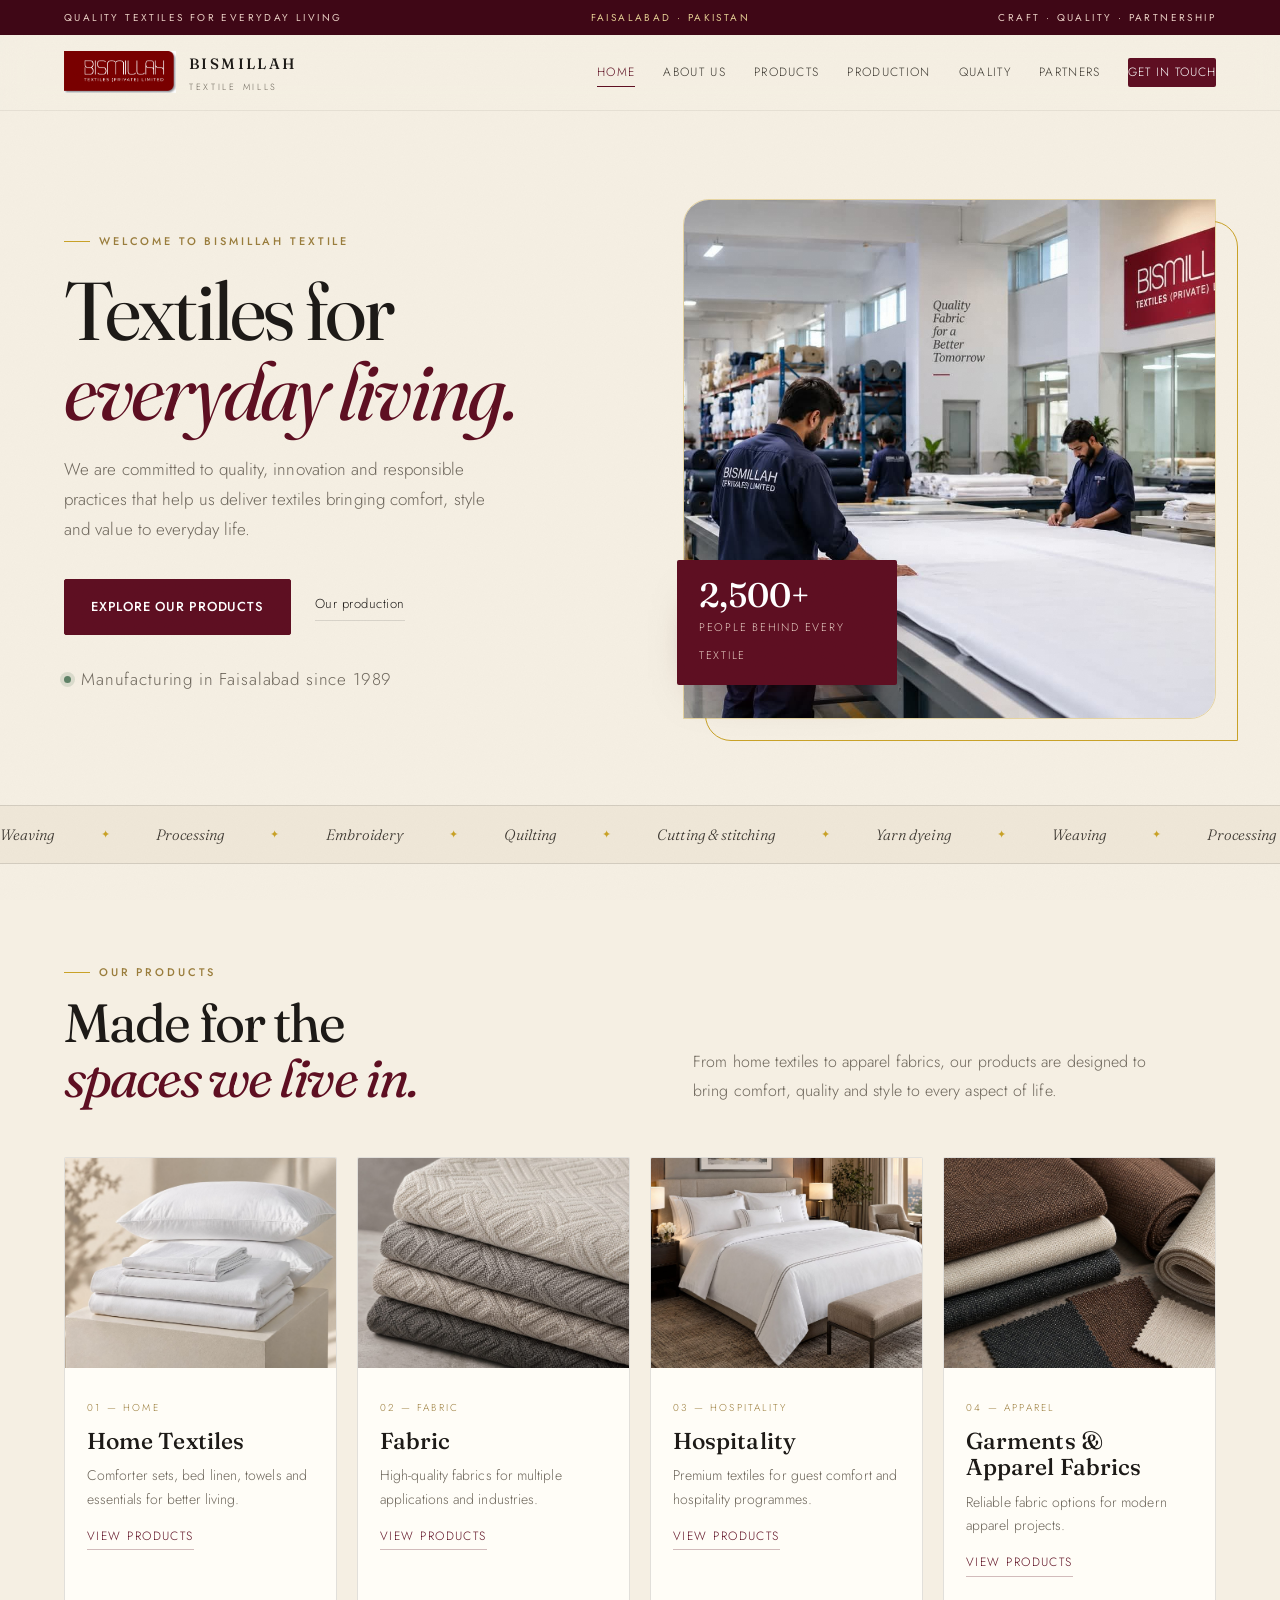
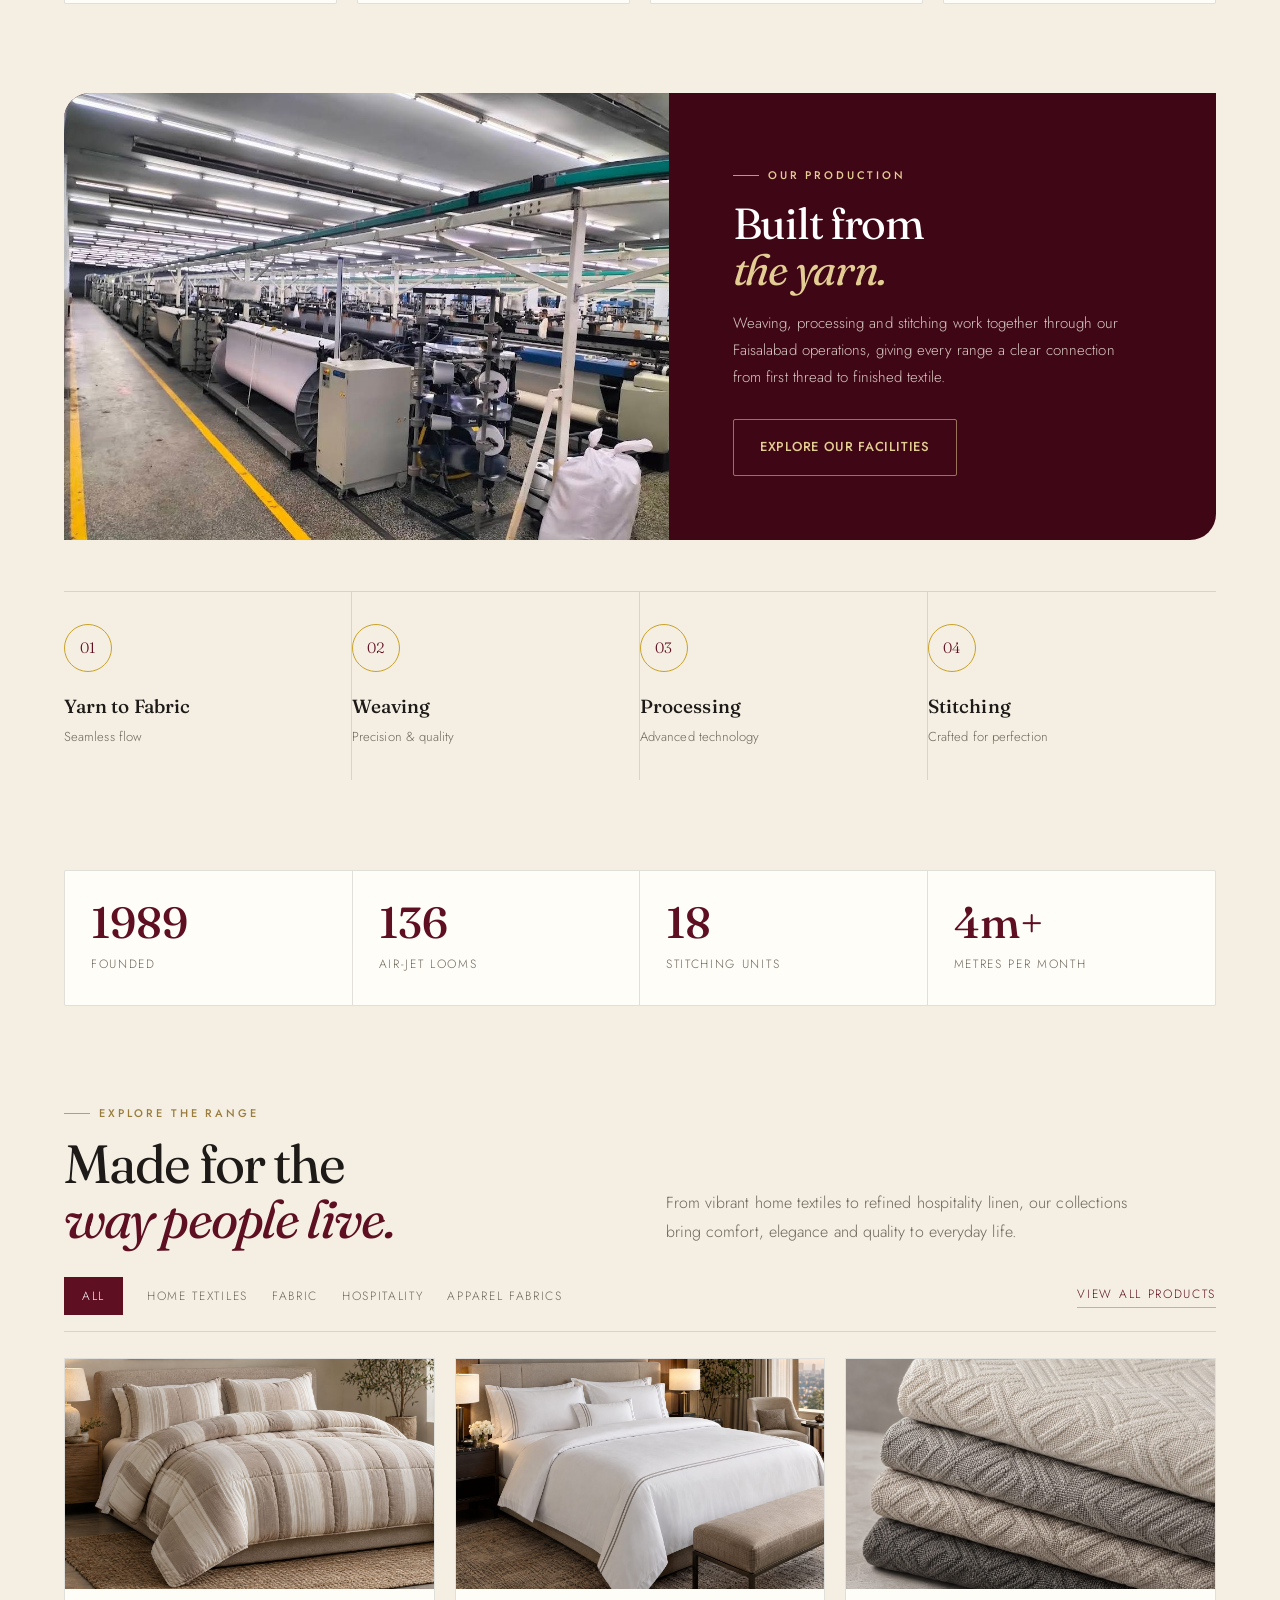
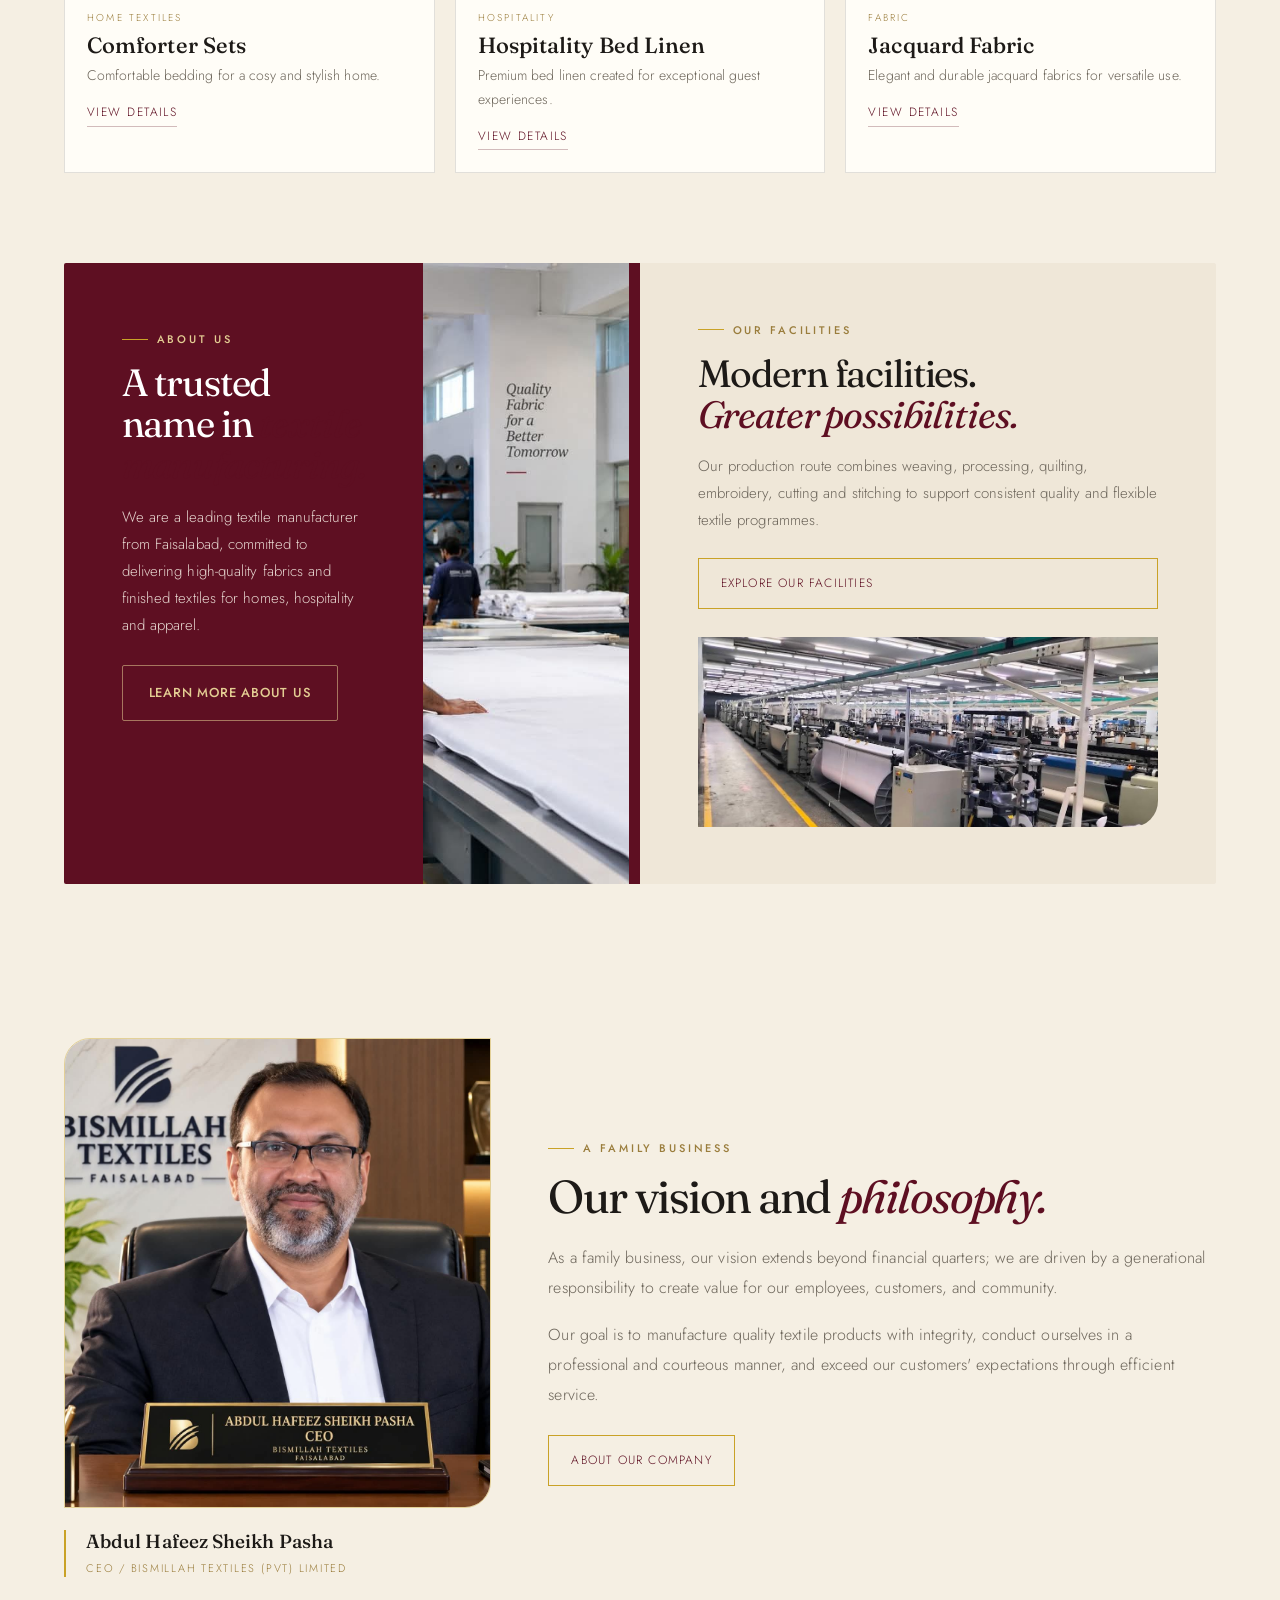
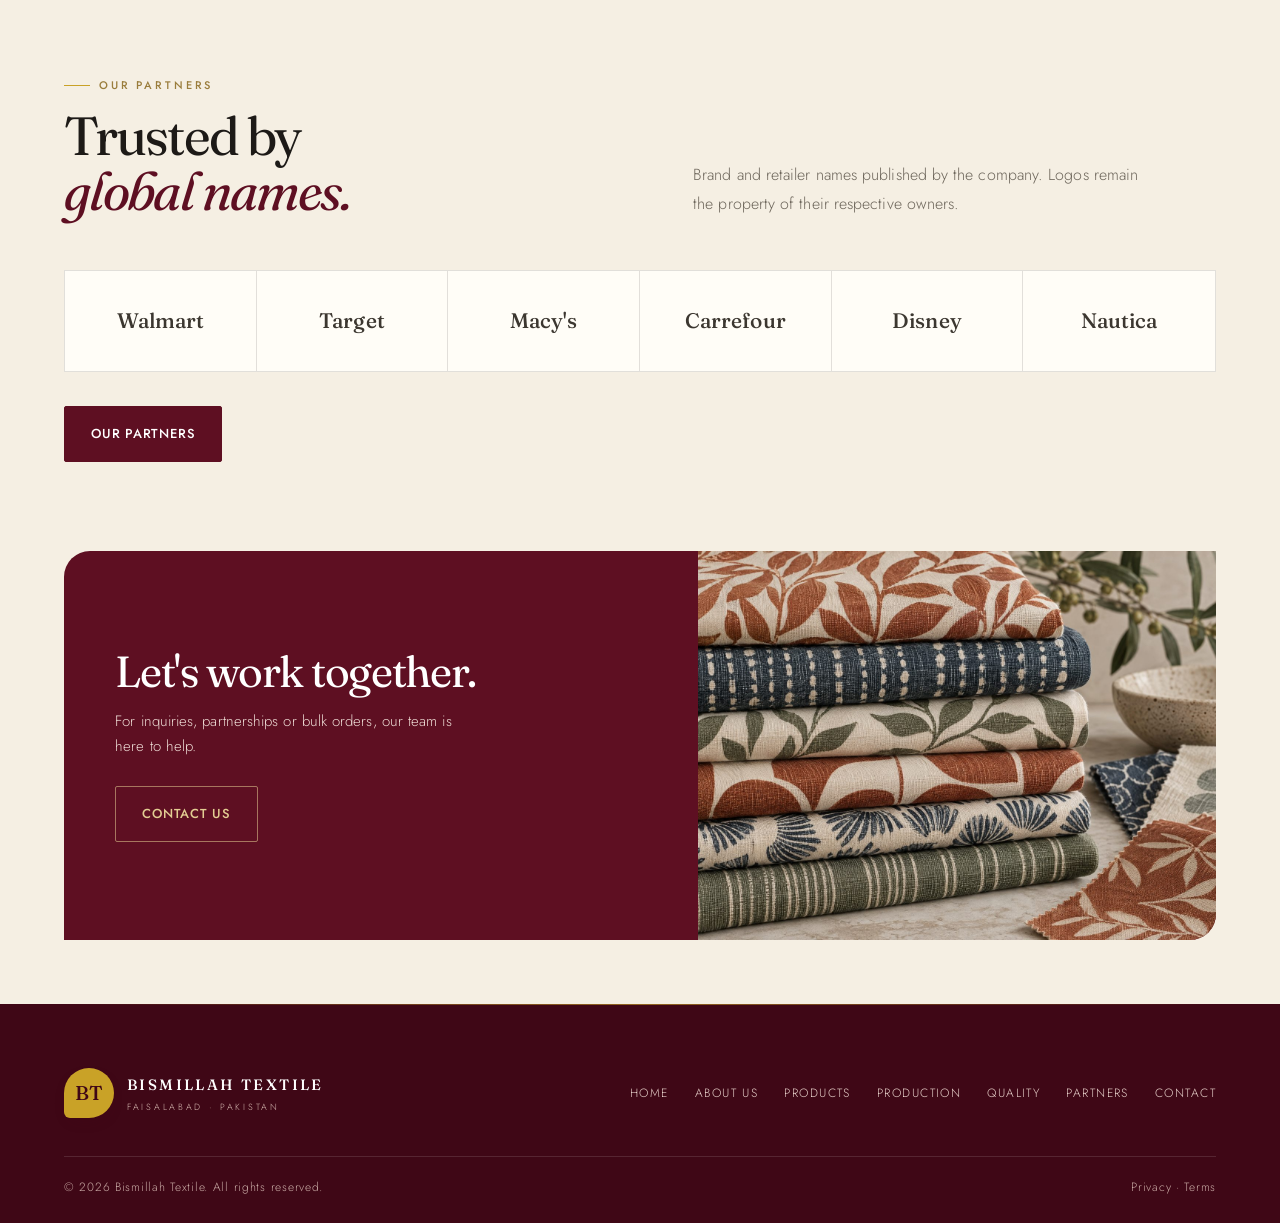
<file: index.html>
<!doctype html>
<html lang="en">
<head>
  <meta charset="utf-8">
  <meta name="viewport" content="width=device-width,initial-scale=1">
  <meta name="description" content="Bismillah Textile — quality textiles for everyday living, from Faisalabad, Pakistan.">
  <title>Home | Bismillah Textile</title>
  <link rel="stylesheet" href="styles.css">
  <link rel="icon" href="assets/favicon.svg">
  <script>document.documentElement.classList.add("js");addEventListener("load",function(){setTimeout(function(){if(!document.querySelector(".reveal.in"))document.querySelectorAll(".reveal").forEach(function(e){e.classList.add("in")})},1200)})</script>
</head>
<body>
  <div class="topbar"><span>Quality textiles for everyday living</span><span>Faisalabad · Pakistan</span><span>Craft · Quality · Partnership</span></div>
  <header class="header">
    <a class="brand" href="index.html"><img class="brand-logo" src="assets/brand-logo.png" alt="Bismillah Textiles logo"><span><b>BISMILLAH</b><small>TEXTILE MILLS</small></span></a>
    <button class="menu-toggle" aria-label="Open navigation" aria-expanded="false">☰</button>
    <nav class="nav"><a class="active" href="index.html">Home</a><a href="about.html">About Us</a><a href="products.html">Products</a><a href="manufacturing.html">Production</a><a href="quality.html">Quality</a><a href="partners.html">Partners</a><a href="contact.html" class="nav-cta">Get in touch</a></nav>
  </header>

  <main>
    <section class="hero container">
      <div class="hero-copy reveal">
        <span class="eyebrow">Welcome to Bismillah Textile</span>
        <h1>Textiles for<br><em>everyday living.</em></h1>
        <p>We are committed to quality, innovation and responsible practices that help us deliver textiles bringing comfort, style and value to everyday life.</p>
        <div class="button-row">
          <a class="button" href="products.html">Explore our products</a>
          <a class="underlink" href="manufacturing.html">Our production</a>
        </div>
        <p class="hero-note"><span class="dot"></span>Manufacturing in Faisalabad since 1989</p>
      </div>
      <figure class="hero-visual reveal">
        <img src="assets/about-team.jpg" alt="Bismillah textile production team in a factory">
        <figcaption class="hero-badge"><b>2,500+</b><span>People behind every textile</span></figcaption>
      </figure>
    </section>

    <div class="ticker" aria-hidden="true">
      <div class="ticker-track">
        <span>Weaving</span><span>Processing</span><span>Embroidery</span><span>Quilting</span><span>Cutting &amp; stitching</span><span>Yarn dyeing</span>
        <span>Weaving</span><span>Processing</span><span>Embroidery</span><span>Quilting</span><span>Cutting &amp; stitching</span><span>Yarn dyeing</span>
      </div>
    </div>

    <section class="section container">
      <div class="section-heading reveal">
        <div>
          <span class="eyebrow">Our products</span>
          <h2>Made for the<br><em>spaces we live in.</em></h2>
        </div>
        <p>From home textiles to apparel fabrics, our products are designed to bring comfort, quality and style to every aspect of life.</p>
      </div>
      <div class="cards four">
        <a class="product-card reveal" href="products.html#home"><img src="assets/products/sheet-sets.jpg" alt="Sheet sets"><div><span class="card-kicker">01 — Home</span><h3>Home Textiles</h3><p>Comforter sets, bed linen, towels and essentials for better living.</p><span class="card-link">View products</span></div></a>
        <a class="product-card reveal" href="products.html#fabric"><img src="assets/products/jacquard-fabric.jpg" alt="Jacquard fabric"><div><span class="card-kicker">02 — Fabric</span><h3>Fabric</h3><p>High-quality fabrics for multiple applications and industries.</p><span class="card-link">View products</span></div></a>
        <a class="product-card reveal" href="products.html#hospitality"><img src="assets/products/hospitality-bed-linen.jpg" alt="Hospitality bed linen"><div><span class="card-kicker">03 — Hospitality</span><h3>Hospitality</h3><p>Premium textiles for guest comfort and hospitality programmes.</p><span class="card-link">View products</span></div></a>
        <a class="product-card reveal" href="products.html#apparel"><img src="assets/products/apparel-fabrics-woven.jpg" alt="Woven apparel fabrics"><div><span class="card-kicker">04 — Apparel</span><h3>Garments &amp; Apparel Fabrics</h3><p>Reliable fabric options for modern apparel projects.</p><span class="card-link">View products</span></div></a>
      </div>
    </section>

    <section class="section container" style="padding-top:0">
      <div class="feature-band reveal">
        <div class="feature-art"><img src="assets/production-floor.jpg" alt="Textile machinery and fabric rolls"></div>
        <div class="feature-copy">
          <span class="eyebrow light">Our production</span>
          <h2>Built from<br><em>the yarn.</em></h2>
          <p>Weaving, processing and stitching work together through our Faisalabad operations, giving every range a clear connection from first thread to finished textile.</p>
          <a class="button button-light" href="manufacturing.html">Explore our facilities</a>
        </div>
      </div>
      <div class="process-grid">
        <div class="process-card"><span class="process-icon">01</span><b>Yarn to Fabric</b><small>Seamless flow</small></div>
        <div class="process-card"><span class="process-icon">02</span><b>Weaving</b><small>Precision &amp; quality</small></div>
        <div class="process-card"><span class="process-icon">03</span><b>Processing</b><small>Advanced technology</small></div>
        <div class="process-card"><span class="process-icon">04</span><b>Stitching</b><small>Crafted for perfection</small></div>
      </div>
    </section>

    <section class="section container" style="padding-top:0">
      <div class="stats reveal">
        <div><b>1989</b><span>Founded</span></div>
        <div><b>136</b><span>Air-jet looms</span></div>
        <div><b>18</b><span>Stitching units</span></div>
        <div><b>4m+</b><span>Metres per month</span></div>
      </div>
    </section>

    <section class="section container" style="padding-top:0">
      <div class="range-heading reveal">
        <div>
          <span class="eyebrow">Explore the range</span>
          <h2>Made for the<br><em>way people live.</em></h2>
        </div>
        <p>From vibrant home textiles to refined hospitality linen, our collections bring comfort, elegance and quality to everyday life.</p>
      </div>
      <div class="range-tabs">
        <a class="active" href="products.html">All</a>
        <a href="products.html#home">Home Textiles</a>
        <a href="products.html#fabric">Fabric</a>
        <a href="products.html#hospitality">Hospitality</a>
        <a href="products.html#apparel">Apparel Fabrics</a>
        <a class="range-all" href="products.html">View all products</a>
      </div>
      <div class="range-grid">
        <a class="range-card reveal" href="products.html#home"><img src="assets/products/comforter-sets.jpg" alt="Comforter sets"><small>Home textiles</small><h3>Comforter Sets</h3><p>Comfortable bedding for a cosy and stylish home.</p><span class="card-link">View details</span></a>
        <a class="range-card reveal" href="products.html#hospitality"><img src="assets/products/hospitality-bed-linen.jpg" alt="Hospitality bed linen"><small>Hospitality</small><h3>Hospitality Bed Linen</h3><p>Premium bed linen created for exceptional guest experiences.</p><span class="card-link">View details</span></a>
        <a class="range-card reveal" href="products.html#fabric"><img src="assets/products/jacquard-fabric.jpg" alt="Decorative textile fabric"><small>Fabric</small><h3>Jacquard Fabric</h3><p>Elegant and durable jacquard fabrics for versatile use.</p><span class="card-link">View details</span></a>
      </div>
    </section>

    <section class="section container" style="padding-top:0">
      <div class="split reveal">
        <div class="split-panel">
          <div>
            <span class="eyebrow light">About us</span>
            <h2>A trusted name in <em>textile manufacturing.</em></h2>
            <p>We are a leading textile manufacturer from Faisalabad, committed to delivering high-quality fabrics and finished textiles for homes, hospitality and apparel.</p>
            <a class="button button-light" href="partners.html" style="margin-top:26px">Learn more about us</a>
          </div>
          <img src="assets/about-team.jpg" alt="Bismillah textile manufacturing team">
        </div>
        <div class="facility-panel">
          <span class="eyebrow">Our facilities</span>
          <h2>Modern facilities.<br><em>Greater possibilities.</em></h2>
          <p>Our production route combines weaving, processing, quilting, embroidery, cutting and stitching to support consistent quality and flexible textile programmes.</p>
          <a class="outline-button" href="manufacturing.html">Explore our facilities</a>
          <img src="assets/production-floor.jpg" alt="Modern textile production facility">
        </div>
      </div>
    </section>

    <section class="section container" style="padding-top:0">
      <div class="leader">
        <figure class="leader-photo reveal">
          <img src="assets/owner-ceo.jpg" alt="Abdul Hafeez Sheikh Pasha, CEO of Bismillah Textiles">
          <figcaption>
            <b>Abdul Hafeez Sheikh Pasha</b>
            <span>CEO / Bismillah Textiles (PVT) Limited</span>
          </figcaption>
        </figure>
        <div class="leader-copy reveal">
          <span class="eyebrow">A family business</span>
          <h2>Our vision and <em>philosophy.</em></h2>
          <p>As a family business, our vision extends beyond financial quarters; we are driven by a generational responsibility to create value for our employees, customers, and community.</p>
          <p>Our goal is to manufacture quality textile products with integrity, conduct ourselves in a professional and courteous manner, and exceed our customers' expectations through efficient service.</p>
          <a class="outline-button" href="about.html" style="margin-top:26px">About our company</a>
        </div>
      </div>
    </section>

    <section class="section container" style="padding-top:0">
      <div class="section-heading reveal">
        <div>
          <span class="eyebrow">Our partners</span>
          <h2>Trusted by<br><em>global names.</em></h2>
        </div>
        <p>Brand and retailer names published by the company. Logos remain the property of their respective owners.</p>
      </div>
      <div class="partner-names reveal">
        <span>Walmart</span><span>Target</span><span>Macy's</span><span>Carrefour</span><span>Disney</span><span>Nautica</span>
      </div>
      <a class="button" href="partners.html" style="margin-top:34px">Our partners</a>
    </section>

    <section class="work-together container reveal">
      <div>
        <h2>Let's work together.</h2>
        <p>For inquiries, partnerships or bulk orders, our team is here to help.</p>
        <a class="button button-light" href="contact.html">Contact us</a>
      </div>
      <img src="assets/products/printed-fabric.jpg" alt="Textile fabrics ready for partnership projects">
    </section>
  </main>

  <footer class="footer">
    <div class="footer-main">
      <a class="brand" href="index.html"><span class="brandmark">BT</span><span><b>BISMILLAH TEXTILE</b><small>FAISALABAD · PAKISTAN</small></span></a>
      <nav class="footer-links"><a href="index.html">Home</a><a href="about.html">About Us</a><a href="products.html">Products</a><a href="manufacturing.html">Production</a><a href="quality.html">Quality</a><a href="partners.html">Partners</a><a href="contact.html">Contact</a></nav>
    </div>
    <div class="footer-bottom"><span>© 2026 Bismillah Textile. All rights reserved.</span><span>Privacy · Terms</span></div>
  </footer>
  <script src="script.js"></script>
</body>
</html>
</file>
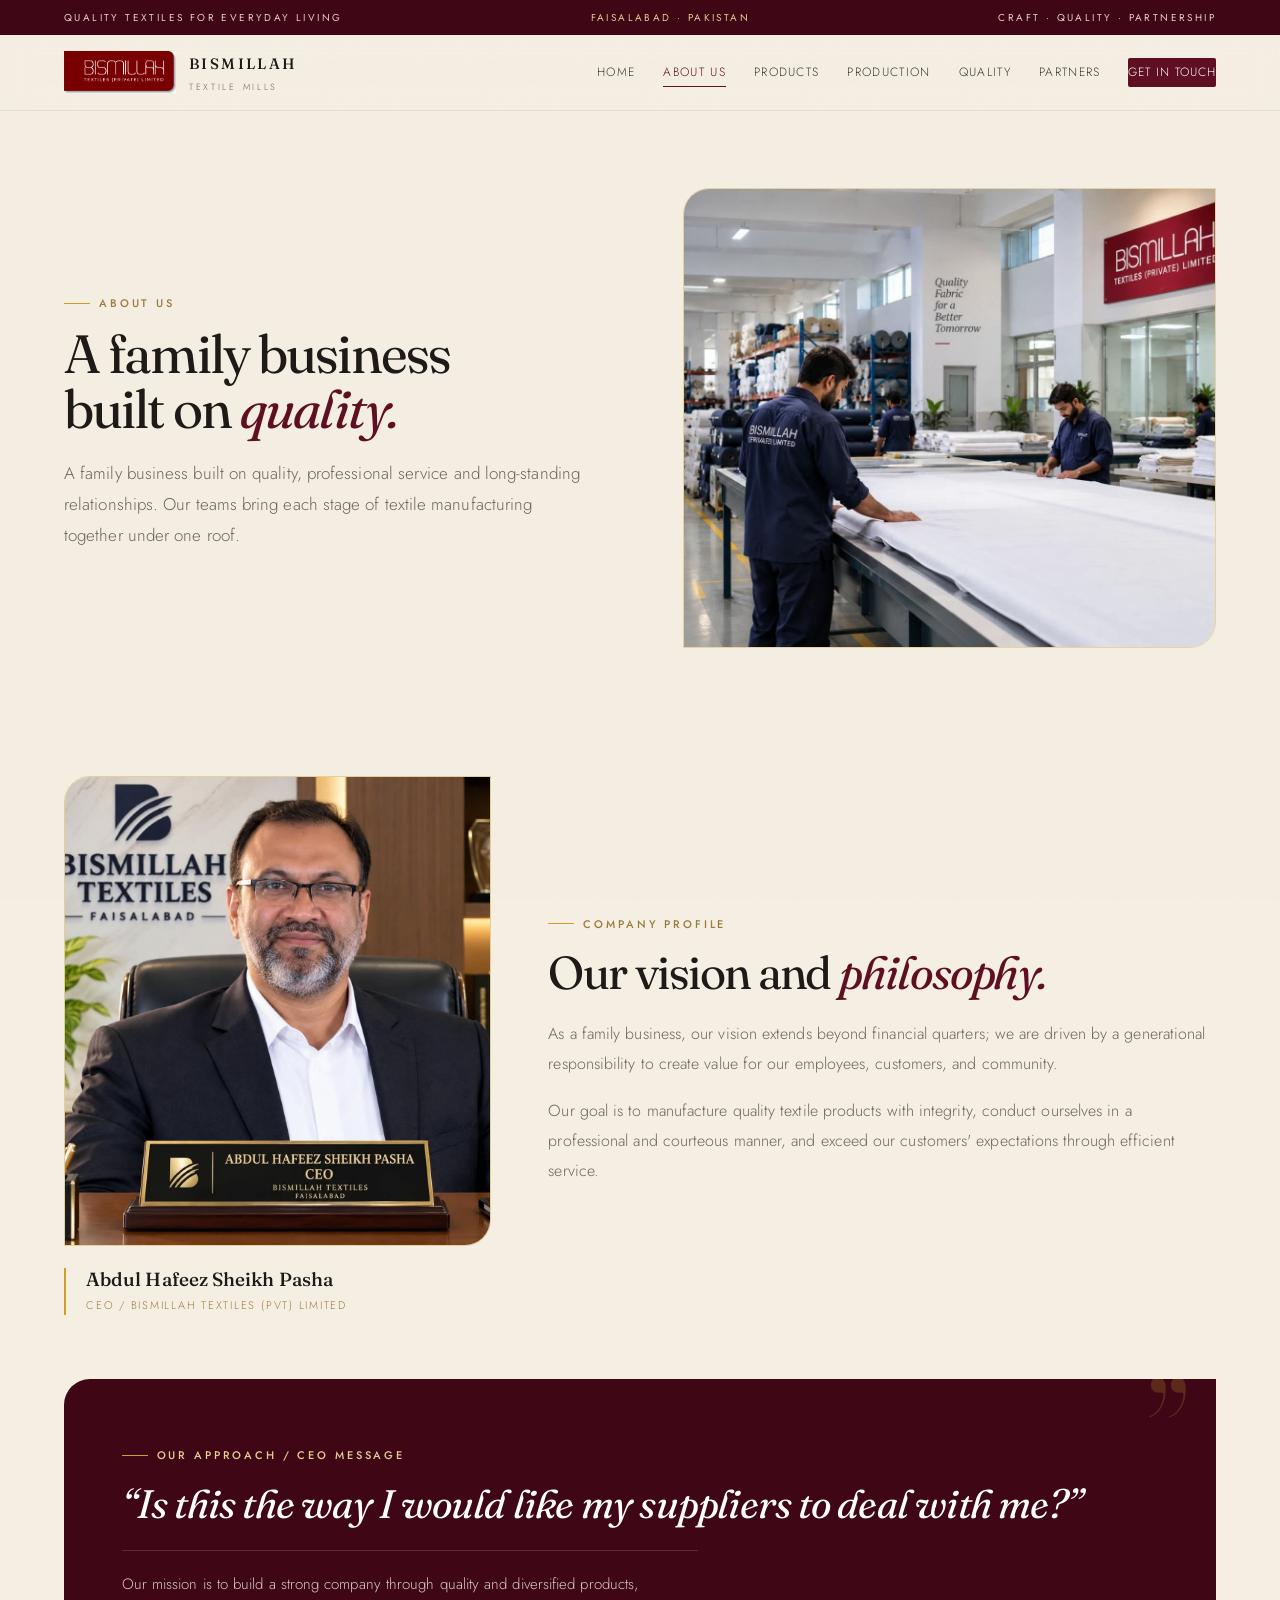
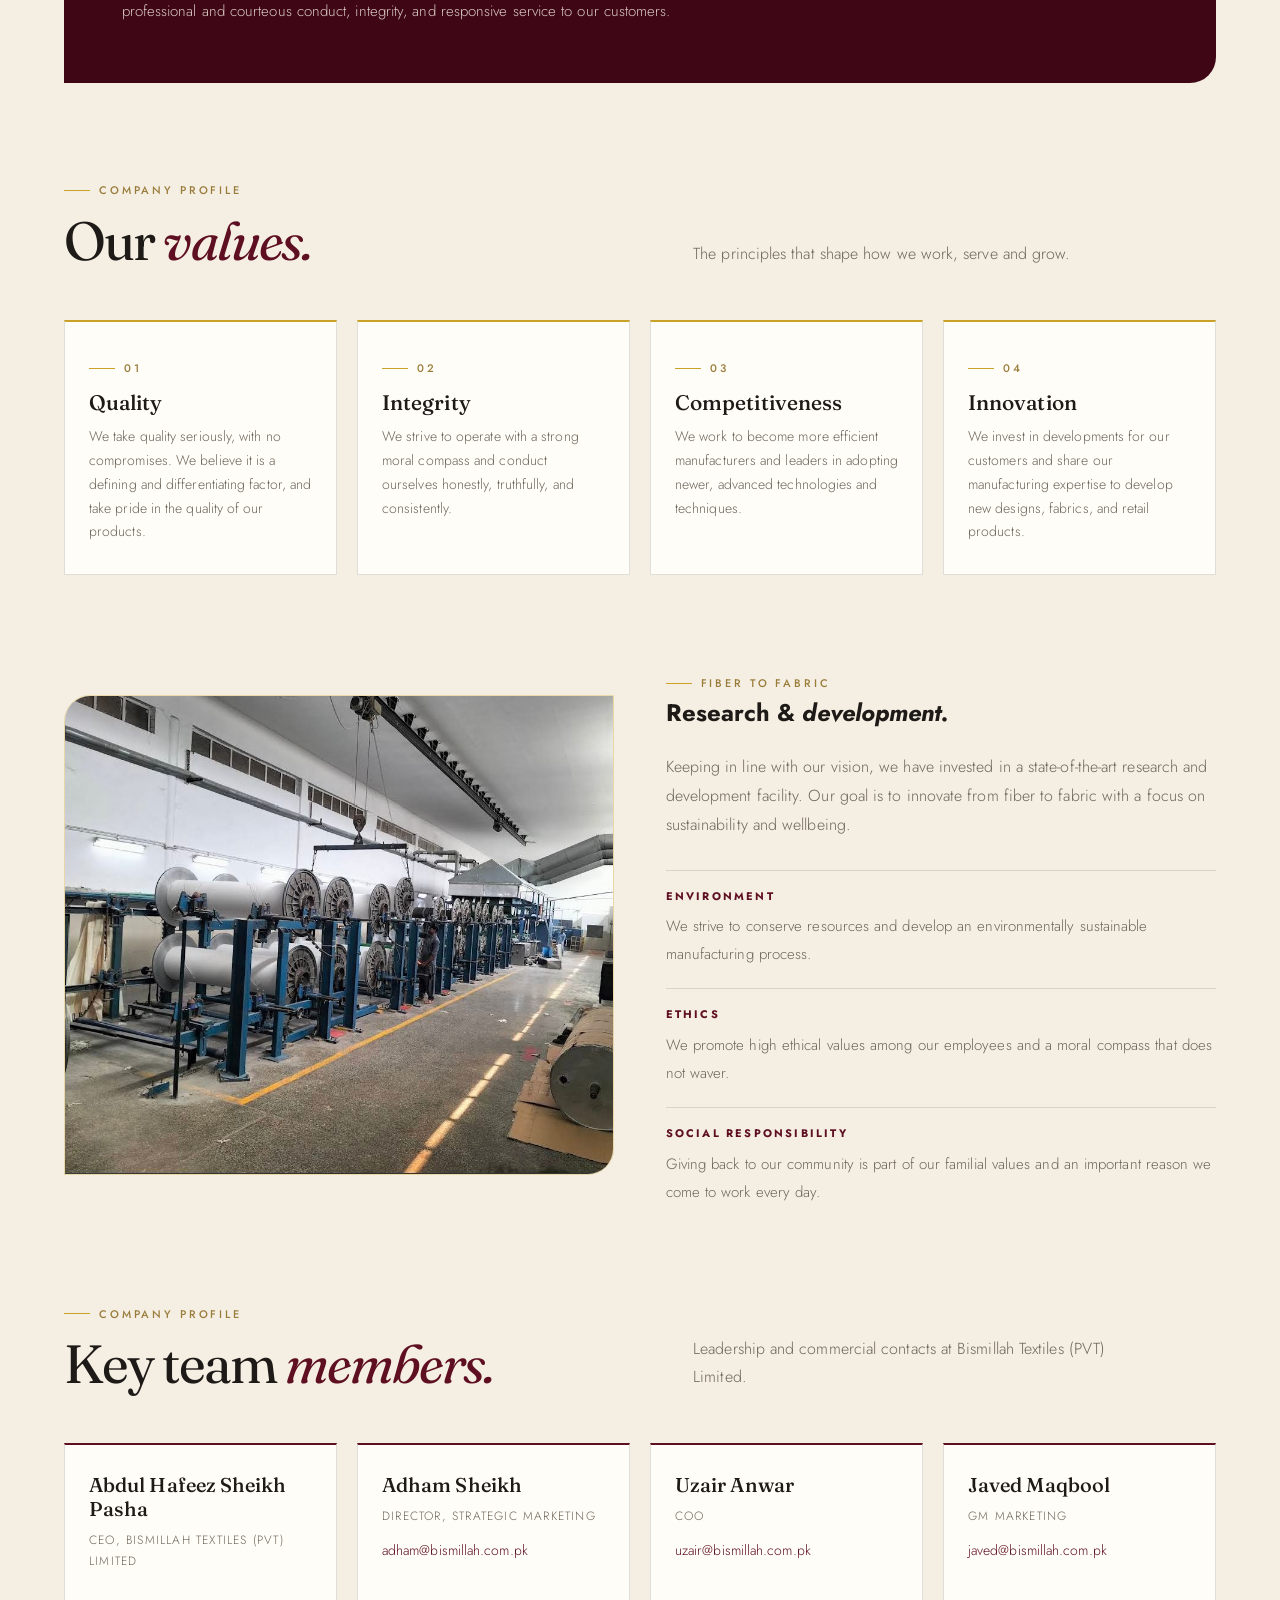
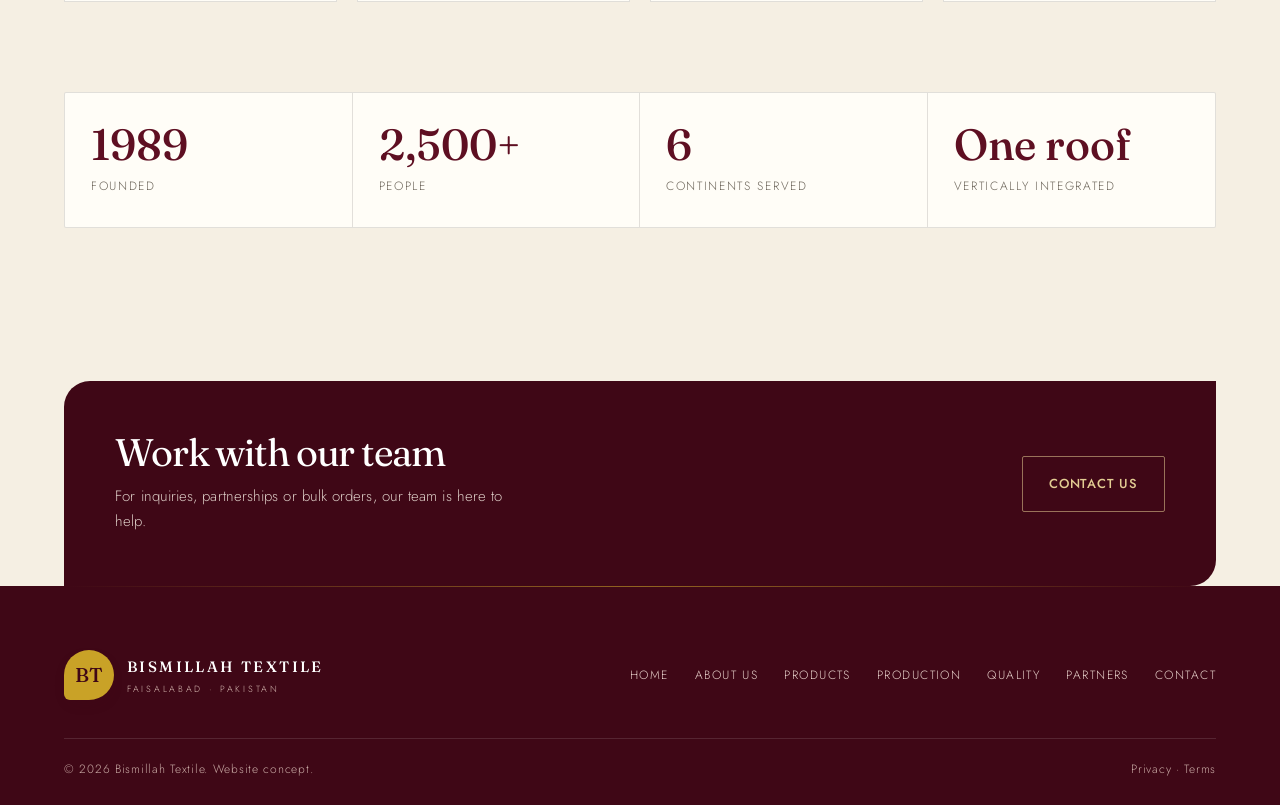
<file: about.html>
<!doctype html>
<html lang="en">
<head>
  <meta charset="utf-8">
  <meta name="viewport" content="width=device-width,initial-scale=1">
  <meta name="description" content="About Bismillah Textiles — a family business founded in 1989 in Faisalabad, our vision, values, leadership and research and development.">
  <title>About Us | Bismillah Textile</title>
  <link rel="stylesheet" href="styles.css">
  <link rel="icon" href="assets/favicon.svg">
  <script>document.documentElement.classList.add("js");addEventListener("load",function(){setTimeout(function(){if(!document.querySelector(".reveal.in"))document.querySelectorAll(".reveal").forEach(function(e){e.classList.add("in")})},1200)})</script>
</head>
<body>
  <div class="topbar"><span>Quality textiles for everyday living</span><span>Faisalabad · Pakistan</span><span>Craft · Quality · Partnership</span></div>
  <header class="header">
    <a class="brand" href="index.html"><img class="brand-logo" src="assets/brand-logo.png" alt="Bismillah Textiles logo"><span><b>BISMILLAH</b><small>TEXTILE MILLS</small></span></a>
    <button class="menu-toggle" aria-label="Open navigation" aria-expanded="false">☰</button>
    <nav class="nav"><a href="index.html">Home</a><a class="active" href="about.html">About Us</a><a href="products.html">Products</a><a href="manufacturing.html">Production</a><a href="quality.html">Quality</a><a href="partners.html">Partners</a><a href="contact.html" class="nav-cta">Get in touch</a></nav>
  </header>

  <main>
    <section class="page-hero container">
      <div class="reveal">
        <span class="eyebrow">About us</span>
        <h1>A family business<br>built on <em>quality.</em></h1>
        <p>A family business built on quality, professional service and long-standing relationships. Our teams bring each stage of textile manufacturing together under one roof.</p>
      </div>
      <img class="reveal" src="assets/about-team.jpg" alt="Bismillah Textiles team working on fabric in the factory">
    </section>

    <section class="section container" style="padding-top:0">
      <div class="leader">
        <figure class="leader-photo reveal">
          <img src="assets/owner-ceo.jpg" alt="Abdul Hafeez Sheikh Pasha, CEO of Bismillah Textiles">
          <figcaption>
            <b>Abdul Hafeez Sheikh Pasha</b>
            <span>CEO / Bismillah Textiles (PVT) Limited</span>
          </figcaption>
        </figure>
        <div class="leader-copy reveal">
          <span class="eyebrow">Company profile</span>
          <h2>Our vision and <em>philosophy.</em></h2>
          <p>As a family business, our vision extends beyond financial quarters; we are driven by a generational responsibility to create value for our employees, customers, and community.</p>
          <p>Our goal is to manufacture quality textile products with integrity, conduct ourselves in a professional and courteous manner, and exceed our customers' expectations through efficient service.</p>
        </div>
      </div>

      <blockquote class="ceo-quote reveal">
        <span class="eyebrow light">Our approach / CEO message</span>
        <p>“Is this the way I would like my suppliers to deal with me?”</p>
        <cite>Our mission is to build a strong company through quality and diversified products, professional and courteous conduct, integrity, and responsive service to our customers.</cite>
      </blockquote>
    </section>

    <section class="section container" style="padding-top:0">
      <div class="section-heading reveal">
        <div>
          <span class="eyebrow">Company profile</span>
          <h2>Our <em>values.</em></h2>
        </div>
        <p>The principles that shape how we work, serve and grow.</p>
      </div>
      <div class="icon-grid">
        <article class="reveal"><span class="eyebrow">01</span><h3>Quality</h3><p>We take quality seriously, with no compromises. We believe it is a defining and differentiating factor, and take pride in the quality of our products.</p></article>
        <article class="reveal"><span class="eyebrow">02</span><h3>Integrity</h3><p>We strive to operate with a strong moral compass and conduct ourselves honestly, truthfully, and consistently.</p></article>
        <article class="reveal"><span class="eyebrow">03</span><h3>Competitiveness</h3><p>We work to become more efficient manufacturers and leaders in adopting newer, advanced technologies and techniques.</p></article>
        <article class="reveal"><span class="eyebrow">04</span><h3>Innovation</h3><p>We invest in developments for our customers and share our manufacturing expertise to develop new designs, fabrics, and retail products.</p></article>
      </div>
    </section>

    <section class="section container" style="padding-top:0">
      <div class="two-col">
        <img class="reveal" src="assets/yarn-preparation.jpg" alt="Yarn preparation machinery at Bismillah Textiles">
        <div class="reveal">
          <span class="eyebrow">Fiber to fabric</span>
          <h2>Research &amp; <em>development.</em></h2>
          <p style="color:var(--muted);font-size:16px;line-height:1.8;margin-top:20px">Keeping in line with our vision, we have invested in a state-of-the-art research and development facility. Our goal is to innovate from fiber to fabric with a focus on sustainability and wellbeing.</p>
          <div class="belief-list">
            <div><b>Environment</b><span>We strive to conserve resources and develop an environmentally sustainable manufacturing process.</span></div>
            <div><b>Ethics</b><span>We promote high ethical values among our employees and a moral compass that does not waver.</span></div>
            <div><b>Social responsibility</b><span>Giving back to our community is part of our familial values and an important reason we come to work every day.</span></div>
          </div>
        </div>
      </div>
    </section>

    <section class="section container" style="padding-top:0">
      <div class="section-heading reveal">
        <div>
          <span class="eyebrow">Company profile</span>
          <h2>Key team <em>members.</em></h2>
        </div>
        <p>Leadership and commercial contacts at Bismillah Textiles (PVT) Limited.</p>
      </div>
      <div class="team-grid">
        <article class="reveal"><h3>Abdul Hafeez Sheikh Pasha</h3><span>CEO, Bismillah Textiles (PVT) Limited</span></article>
        <article class="reveal"><h3>Adham Sheikh</h3><span>Director, Strategic Marketing</span><a href="mailto:adham@bismillah.com.pk">adham@bismillah.com.pk</a></article>
        <article class="reveal"><h3>Uzair Anwar</h3><span>COO</span><a href="mailto:uzair@bismillah.com.pk">uzair@bismillah.com.pk</a></article>
        <article class="reveal"><h3>Javed Maqbool</h3><span>GM Marketing</span><a href="mailto:javed@bismillah.com.pk">javed@bismillah.com.pk</a></article>
      </div>
    </section>

    <section class="section container" style="padding-top:0">
      <div class="stats reveal">
        <div><b>1989</b><span>Founded</span></div>
        <div><b>2,500+</b><span>People</span></div>
        <div><b>6</b><span>Continents served</span></div>
        <div><b>One roof</b><span>Vertically integrated</span></div>
      </div>
    </section>

    <section class="contact-banner container reveal">
      <div>
        <h2>Work with our team</h2>
        <p>For inquiries, partnerships or bulk orders, our team is here to help.</p>
      </div>
      <a class="button button-light" href="contact.html">Contact us</a>
    </section>
  </main>

  <footer class="footer">
    <div class="footer-main">
      <a class="brand" href="index.html"><span class="brandmark">BT</span><span><b>BISMILLAH TEXTILE</b><small>FAISALABAD · PAKISTAN</small></span></a>
      <nav class="footer-links"><a href="index.html">Home</a><a href="about.html">About Us</a><a href="products.html">Products</a><a href="manufacturing.html">Production</a><a href="quality.html">Quality</a><a href="partners.html">Partners</a><a href="contact.html">Contact</a></nav>
    </div>
    <div class="footer-bottom"><span>© 2026 Bismillah Textile. Website concept.</span><span>Privacy · Terms</span></div>
  </footer>
  <script src="script.js"></script>
</body>
</html>
</file>
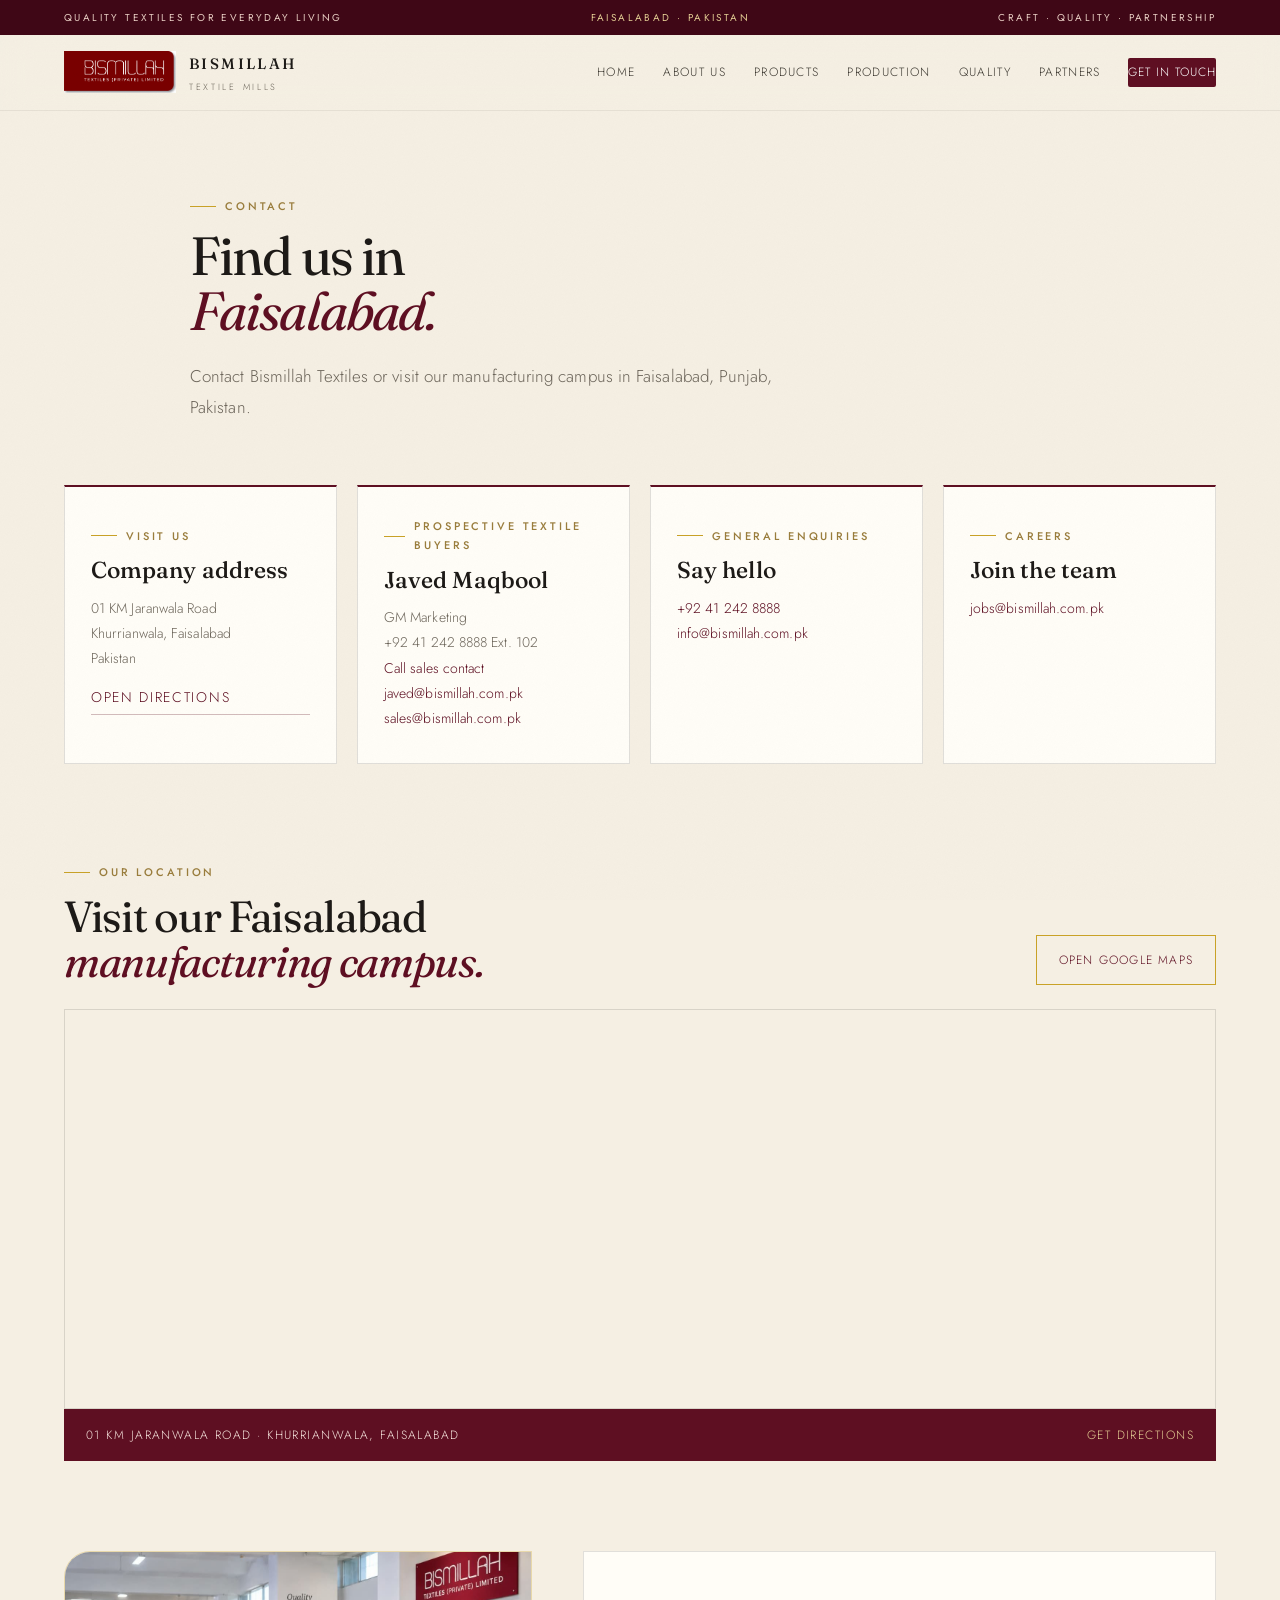
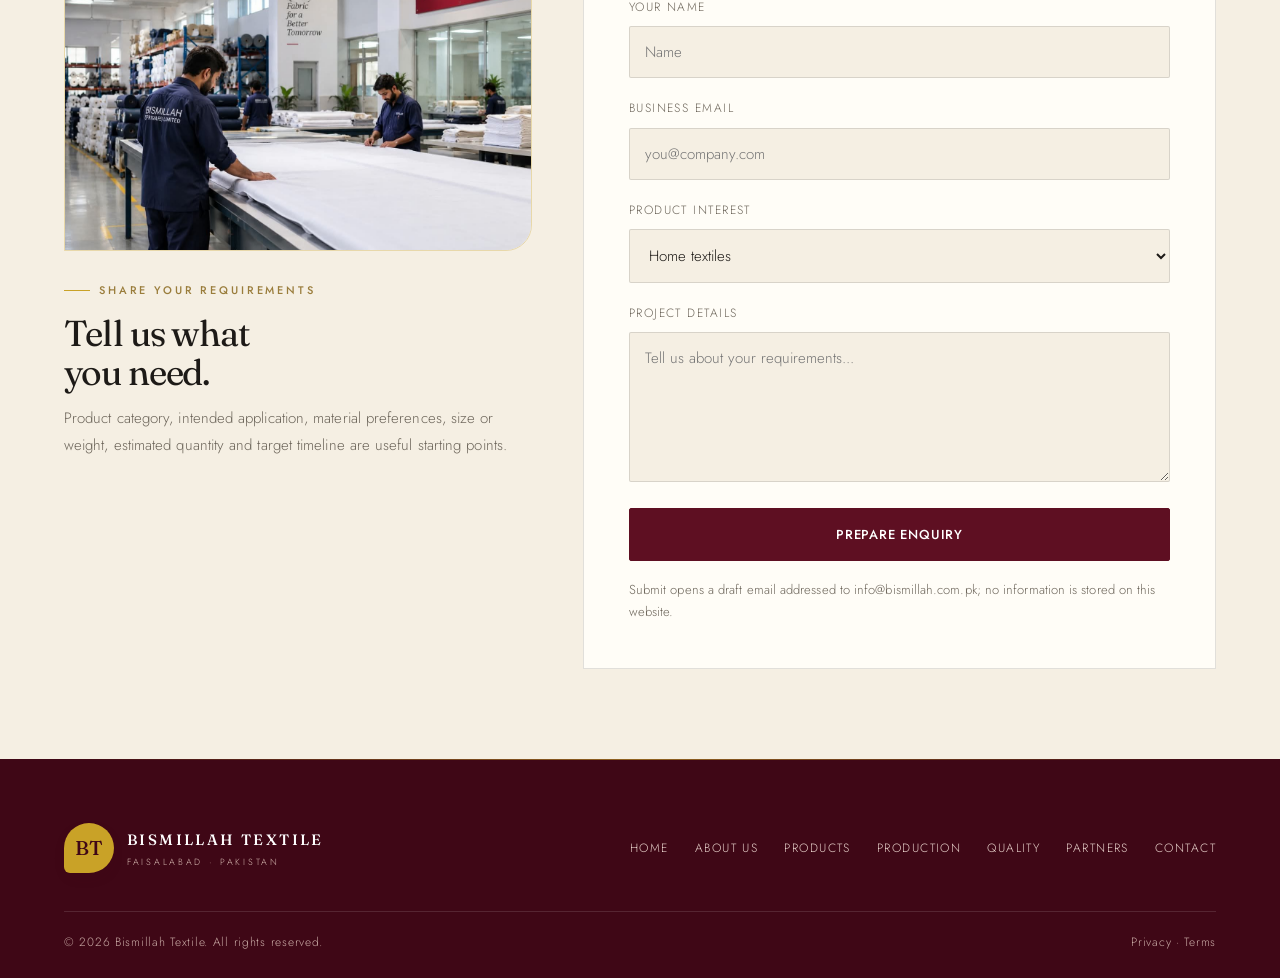
<file: contact.html>
<!doctype html>
<html lang="en">
<head>
  <meta charset="utf-8">
  <meta name="viewport" content="width=device-width,initial-scale=1">
  <meta name="description" content="Contact Bismillah Textiles in Faisalabad, Pakistan.">
  <title>Contact | Bismillah Textile</title>
  <link rel="stylesheet" href="styles.css">
  <link rel="icon" href="assets/favicon.svg">
  <script>document.documentElement.classList.add("js");addEventListener("load",function(){setTimeout(function(){if(!document.querySelector(".reveal.in"))document.querySelectorAll(".reveal").forEach(function(e){e.classList.add("in")})},1200)})</script>
</head>
<body>
  <div class="topbar"><span>Quality textiles for everyday living</span><span>Faisalabad · Pakistan</span><span>Craft · Quality · Partnership</span></div>
  <header class="header">
    <a class="brand" href="index.html"><img class="brand-logo" src="assets/brand-logo.png" alt="Bismillah Textiles logo"><span><b>BISMILLAH</b><small>TEXTILE MILLS</small></span></a>
    <button class="menu-toggle" aria-label="Open navigation" aria-expanded="false">☰</button>
    <nav class="nav"><a href="index.html">Home</a><a href="about.html">About Us</a><a href="products.html">Products</a><a href="manufacturing.html">Production</a><a href="quality.html">Quality</a><a href="partners.html">Partners</a><a href="contact.html" class="nav-cta">Get in touch</a></nav>
  </header>

  <main>
    <section class="page-title container">
      <span class="eyebrow reveal">Contact</span>
      <h1 class="reveal">Find us in<br><em>Faisalabad.</em></h1>
      <p class="reveal">Contact Bismillah Textiles or visit our manufacturing campus in Faisalabad, Punjab, Pakistan.</p>
    </section>

    <section class="section container" style="padding-top:clamp(34px,4vw,52px)">
      <div class="contact-cards">
        <article class="contact-card reveal">
          <span class="eyebrow">Visit us</span>
          <h2>Company address</h2>
          <p>01 KM Jaranwala Road<br>Khurrianwala, Faisalabad<br>Pakistan</p>
          <a class="card-link" href="https://www.google.com/maps/search/?api=1&amp;query=Bismillah+Textiles+01+KM+Jaranwala+Road+Khurrianwala+Faisalabad+Pakistan" target="_blank" rel="noreferrer">Open directions</a>
        </article>
        <article class="contact-card reveal">
          <span class="eyebrow">Prospective textile buyers</span>
          <h2>Javed Maqbool</h2>
          <p>GM Marketing<br>+92 41 242 8888 Ext. 102</p>
          <a href="tel:+92412428888;ext=102">Call sales contact</a>
          <a href="mailto:javed@bismillah.com.pk">javed@bismillah.com.pk</a>
          <a href="mailto:sales@bismillah.com.pk">sales@bismillah.com.pk</a>
        </article>
        <article class="contact-card reveal">
          <span class="eyebrow">General enquiries</span>
          <h2>Say hello</h2>
          <a href="tel:+92412428888">+92 41 242 8888</a>
          <a href="mailto:info@bismillah.com.pk">info@bismillah.com.pk</a>
        </article>
        <article class="contact-card reveal">
          <span class="eyebrow">Careers</span>
          <h2>Join the team</h2>
          <a href="mailto:jobs@bismillah.com.pk">jobs@bismillah.com.pk</a>
        </article>
      </div>
    </section>

    <section class="section container" style="padding-top:0">
      <div class="map-heading reveal">
        <div>
          <span class="eyebrow">Our location</span>
          <h2>Visit our Faisalabad<br><em>manufacturing campus.</em></h2>
        </div>
        <a class="outline-button" href="https://www.google.com/maps/search/?api=1&amp;query=Bismillah+Textiles+01+KM+Jaranwala+Road+Khurrianwala+Faisalabad+Pakistan" target="_blank" rel="noreferrer">Open Google Maps</a>
      </div>
      <iframe class="map-embed" src="https://maps.google.com/maps?q=Bismillah+Textiles+%28PVT%29+Limited+Khurrianwala+Faisalabad+Pakistan&amp;output=embed" title="Interactive Google Map showing Bismillah Textiles in Faisalabad, Punjab, Pakistan" loading="lazy" allowfullscreen referrerpolicy="strict-origin-when-cross-origin"></iframe>
      <div class="map-caption">
        <span>01 KM Jaranwala Road · Khurrianwala, Faisalabad</span>
        <a href="https://www.google.com/maps/search/?api=1&amp;query=Bismillah+Textiles+01+KM+Jaranwala+Road+Khurrianwala+Faisalabad+Pakistan" target="_blank" rel="noreferrer">Get directions</a>
      </div>
    </section>

    <section class="section container" style="padding-top:0">
      <div class="contact-layout">
        <div class="reveal">
          <img src="assets/about-team.jpg" alt="Bismillah textile manufacturing facility" style="height:300px;border-radius:var(--radius-lg) 0 var(--radius-lg) 0;border:1px solid rgba(201,162,39,.3)">
          <span class="eyebrow" style="margin-top:30px">Share your requirements</span>
          <h2 style="font-family:var(--serif);font-weight:400;font-size:clamp(26px,3vw,36px);line-height:1.1;letter-spacing:-.03em;margin:14px 0 12px">Tell us what<br>you need.</h2>
          <p style="color:var(--muted);font-size:15px;line-height:1.8">Product category, intended application, material preferences, size or weight, estimated quantity and target timeline are useful starting points.</p>
        </div>
        <form class="contact-form reveal" id="contact-form">
          <label>Your name<input name="name" required placeholder="Name"></label>
          <label>Business email<input type="email" name="email" required placeholder="you@company.com"></label>
          <label>Product interest
            <select name="product">
              <option>Home textiles</option>
              <option>Fabric</option>
              <option>Hospitality linen</option>
              <option>Towels</option>
              <option>Apparel fabrics</option>
              <option>Curtains &amp; upholstery</option>
              <option>Technical textiles</option>
              <option>Other</option>
            </select>
          </label>
          <label>Project details<textarea name="message" required placeholder="Tell us about your requirements..."></textarea></label>
          <button class="button" type="submit">Prepare enquiry</button>
          <p class="notice" id="form-message">Submit opens a draft email addressed to info@bismillah.com.pk; no information is stored on this website.</p>
        </form>
      </div>
    </section>
  </main>

  <footer class="footer">
    <div class="footer-main">
      <a class="brand" href="index.html"><span class="brandmark">BT</span><span><b>BISMILLAH TEXTILE</b><small>FAISALABAD · PAKISTAN</small></span></a>
      <nav class="footer-links"><a href="index.html">Home</a><a href="about.html">About Us</a><a href="products.html">Products</a><a href="manufacturing.html">Production</a><a href="quality.html">Quality</a><a href="partners.html">Partners</a><a href="contact.html">Contact</a></nav>
    </div>
    <div class="footer-bottom"><span>© 2026 Bismillah Textile. All rights reserved.</span><span>Privacy · Terms</span></div>
  </footer>
  <script src="script.js"></script>
</body>
</html>
</file>
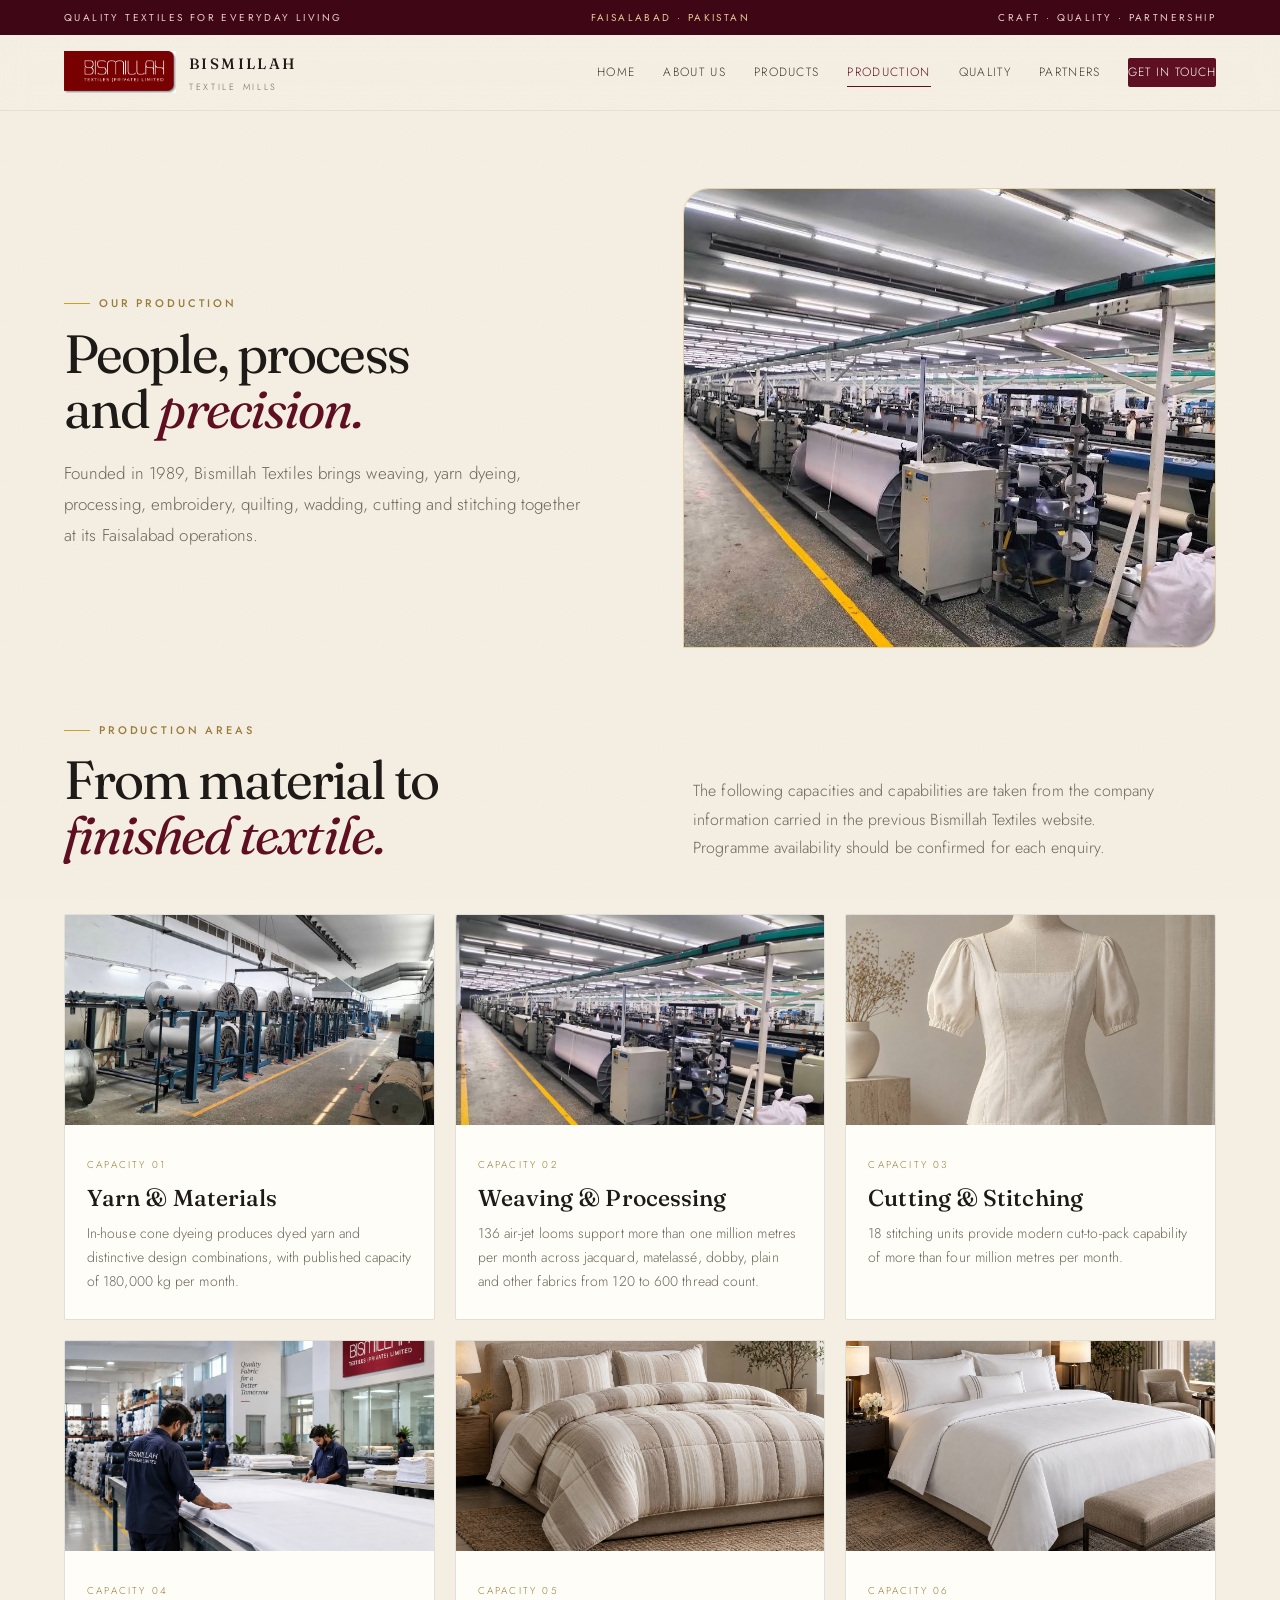
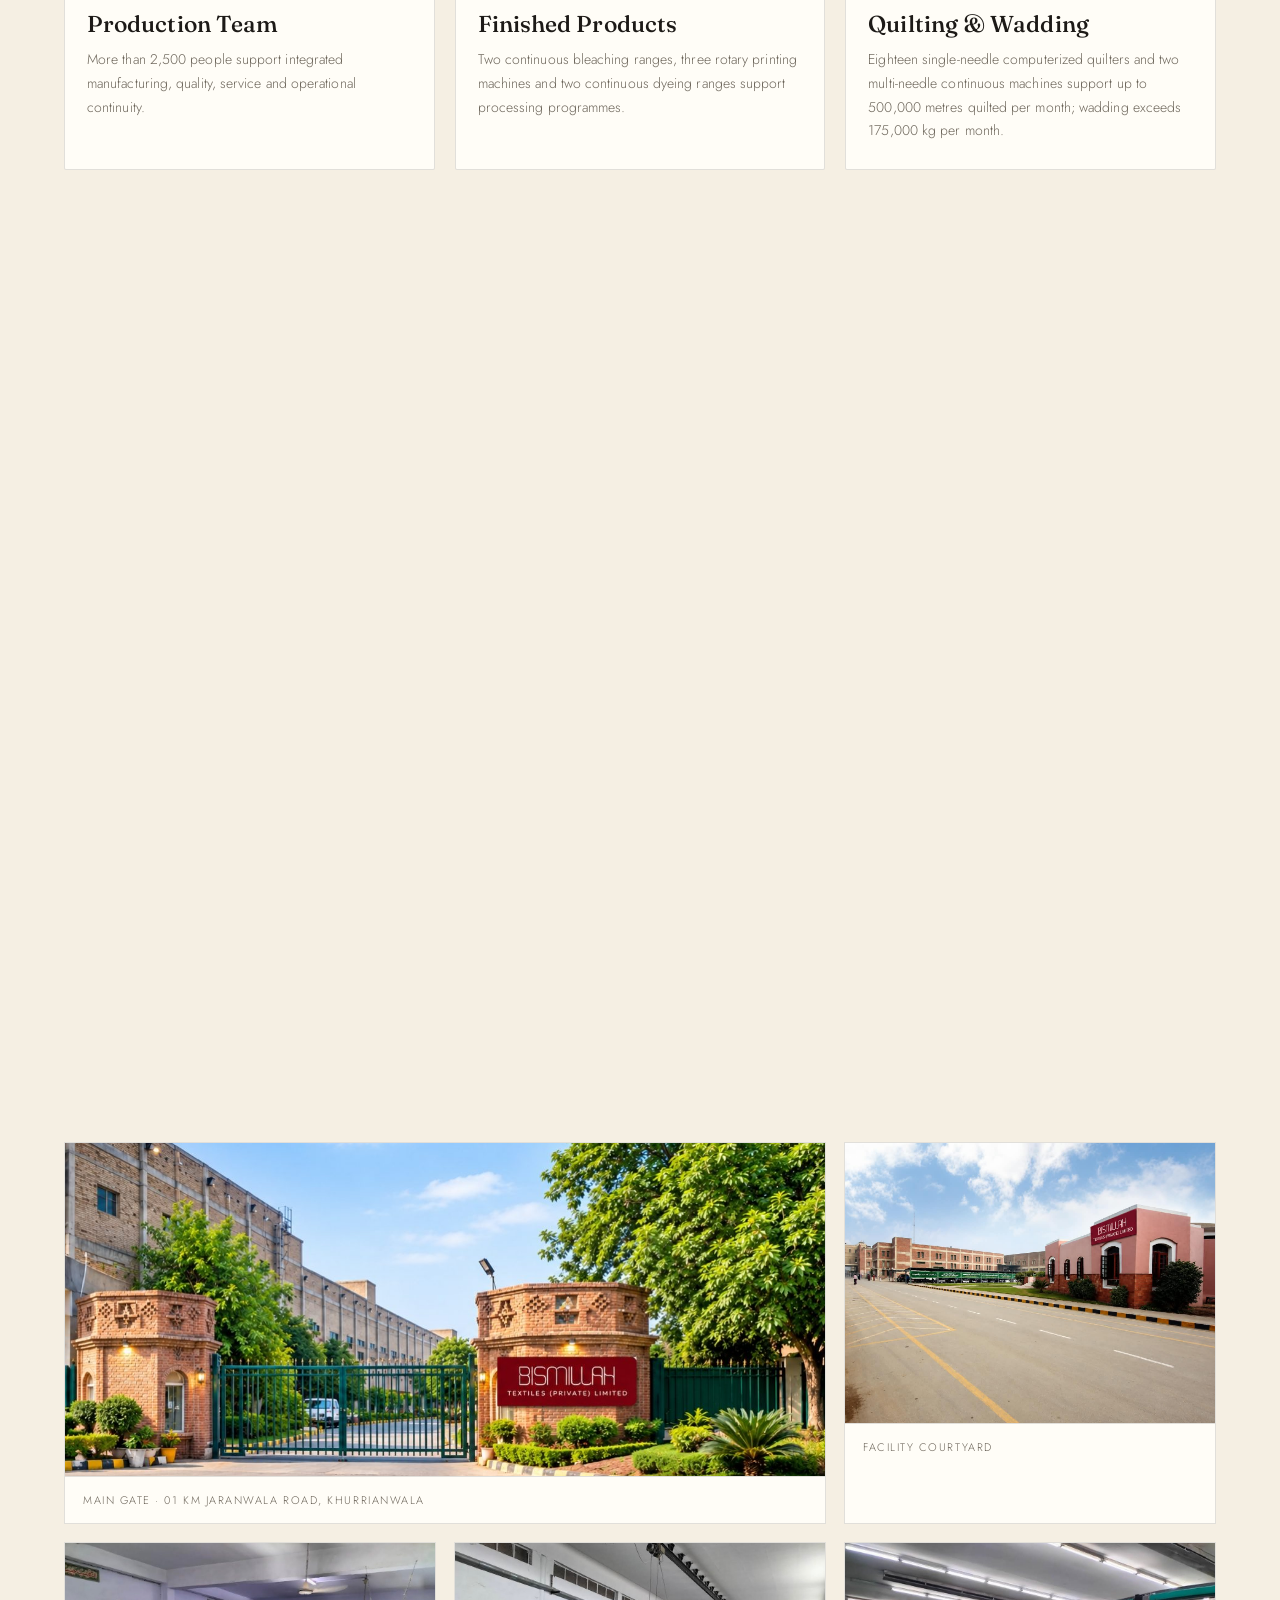
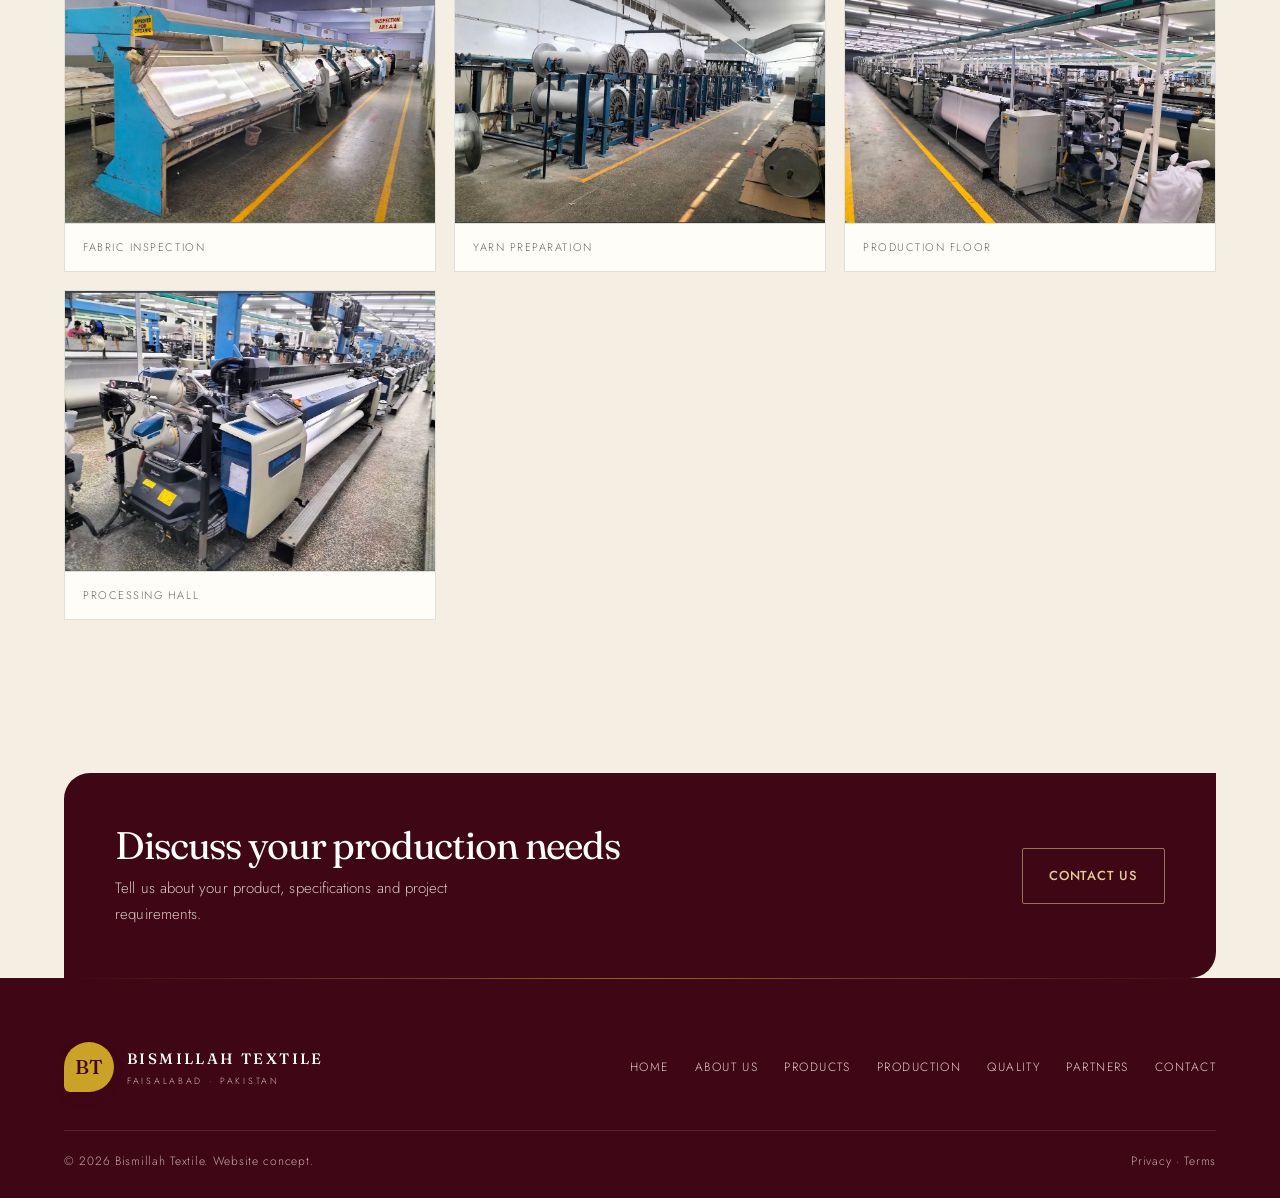
<file: manufacturing.html>
<!doctype html>
<html lang="en">
<head>
  <meta charset="utf-8">
  <meta name="viewport" content="width=device-width,initial-scale=1">
  <meta name="description" content="Bismillah Textile — integrated weaving, processing, cutting and stitching in Faisalabad since 1989.">
  <title>Our Production | Bismillah Textile</title>
  <link rel="stylesheet" href="styles.css">
  <link rel="icon" href="assets/favicon.svg">
  <script>document.documentElement.classList.add("js");addEventListener("load",function(){setTimeout(function(){if(!document.querySelector(".reveal.in"))document.querySelectorAll(".reveal").forEach(function(e){e.classList.add("in")})},1200)})</script>
</head>
<body>
  <div class="topbar"><span>Quality textiles for everyday living</span><span>Faisalabad · Pakistan</span><span>Craft · Quality · Partnership</span></div>
  <header class="header">
    <a class="brand" href="index.html"><img class="brand-logo" src="assets/brand-logo.png" alt="Bismillah Textiles logo"><span><b>BISMILLAH</b><small>TEXTILE MILLS</small></span></a>
    <button class="menu-toggle" aria-label="Open navigation" aria-expanded="false">☰</button>
    <nav class="nav"><a href="index.html">Home</a><a href="about.html">About Us</a><a href="products.html">Products</a><a class="active" href="manufacturing.html">Production</a><a href="quality.html">Quality</a><a href="partners.html">Partners</a><a href="contact.html" class="nav-cta">Get in touch</a></nav>
  </header>

  <main>
    <section class="page-hero container">
      <div class="reveal">
        <span class="eyebrow">Our production</span>
        <h1>People, process<br>and <em>precision.</em></h1>
        <p>Founded in 1989, Bismillah Textiles brings weaving, yarn dyeing, processing, embroidery, quilting, wadding, cutting and stitching together at its Faisalabad operations.</p>
      </div>
      <img class="reveal" src="assets/production-floor.jpg" alt="Textile manufacturing machinery and fabric rolls">
    </section>

    <section class="section container" style="padding-top:0">
      <div class="section-heading reveal">
        <div>
          <span class="eyebrow">Production areas</span>
          <h2>From material to<br><em>finished textile.</em></h2>
        </div>
        <p>The following capacities and capabilities are taken from the company information carried in the previous Bismillah Textiles website. Programme availability should be confirmed for each enquiry.</p>
      </div>
      <div class="cards three">
        <article class="product-card reveal"><img src="assets/yarn-preparation.jpg" alt="Yarn cones and woven fabric"><div><span class="card-kicker">Capacity 01</span><h3>Yarn &amp; Materials</h3><p>In-house cone dyeing produces dyed yarn and distinctive design combinations, with published capacity of 180,000 kg per month.</p></div></article>
        <article class="product-card reveal"><img src="assets/production-floor.jpg" alt="Textile processing machinery"><div><span class="card-kicker">Capacity 02</span><h3>Weaving &amp; Processing</h3><p>136 air-jet looms support more than one million metres per month across jacquard, matelassé, dobby, plain and other fabrics from 120 to 600 thread count.</p></div></article>
        <article class="product-card reveal"><img src="assets/products/cut-and-sew-garments.jpg" alt="Sewing and textile finishing"><div><span class="card-kicker">Capacity 03</span><h3>Cutting &amp; Stitching</h3><p>18 stitching units provide modern cut-to-pack capability of more than four million metres per month.</p></div></article>
        <article class="product-card reveal"><img src="assets/about-team.jpg" alt="Factory team"><div><span class="card-kicker">Capacity 04</span><h3>Production Team</h3><p>More than 2,500 people support integrated manufacturing, quality, service and operational continuity.</p></div></article>
        <article class="product-card reveal"><img src="assets/products/comforter-sets.jpg" alt="Finished bedding"><div><span class="card-kicker">Capacity 05</span><h3>Finished Products</h3><p>Two continuous bleaching ranges, three rotary printing machines and two continuous dyeing ranges support processing programmes.</p></div></article>
        <article class="product-card reveal"><img src="assets/products/hospitality-bed-linen.jpg" alt="Finished folded towels"><div><span class="card-kicker">Capacity 06</span><h3>Quilting &amp; Wadding</h3><p>Eighteen single-needle computerized quilters and two multi-needle continuous machines support up to 500,000 metres quilted per month; wadding exceeds 175,000 kg per month.</p></div></article>
      </div>
    </section>

    <section class="section container" style="padding-top:0">
      <div class="section-heading reveal">
        <div>
          <span class="eyebrow">Integrated capability</span>
          <h2>From yarn to<br><em>finished textile.</em></h2>
        </div>
        <p>Embroidery machinery supports detailed designs up to 400 × 1,200 mm, while in-house quality and process controls operate across the manufacturing route.</p>
      </div>
      <div class="stats reveal">
        <div><b>136</b><span>Air-jet looms</span></div>
        <div><b>1m+</b><span>Metres woven / month</span></div>
        <div><b>18</b><span>Stitching units</span></div>
        <div><b>4m+</b><span>Metres cut-to-pack</span></div>
      </div>
      <div class="icon-grid">
        <article class="reveal"><span class="eyebrow">01</span><h3>In-house yarn</h3><p>Cone dyeing produces dyed yarn and design combinations at 180,000 kg per month.</p></article>
        <article class="reveal"><span class="eyebrow">02</span><h3>Weaving</h3><p>Air-jet looms deliver jacquard, matelassé, dobby and plain constructions.</p></article>
        <article class="reveal"><span class="eyebrow">03</span><h3>Processing</h3><p>Bleaching, rotary printing and continuous dyeing ranges support finishing.</p></article>
        <article class="reveal"><span class="eyebrow">04</span><h3>In-house control</h3><p>Quality checks and experienced technicians support each stage.</p></article>
      </div>
    </section>

    <section class="section container" style="padding-top:0">
      <div class="section-heading reveal">
        <div>
          <span class="eyebrow">On the ground</span>
          <h2>A real view of<br><em>our work.</em></h2>
        </div>
        <p>Selected views of the campus and production floor behind our day-to-day manufacturing.</p>
      </div>
      <div class="gallery-grid">
        <figure class="reveal"><img src="assets/main-gate.jpg" alt="Main entrance gate of Bismillah Textiles in Faisalabad"><figcaption>Main gate · 01 KM Jaranwala Road, Khurrianwala</figcaption></figure>
        <figure class="reveal"><img src="assets/factory-courtyard.jpg" alt="Bismillah Textiles facility courtyard in Faisalabad"><figcaption>Facility courtyard</figcaption></figure>
        <figure class="reveal"><img src="assets/fabric-inspection.jpg" alt="Fabric inspection area inside the textile facility"><figcaption>Fabric inspection</figcaption></figure>
        <figure class="reveal"><img src="assets/yarn-preparation.jpg" alt="Yarn preparation machinery inside the mill"><figcaption>Yarn preparation</figcaption></figure>
        <figure class="reveal"><img src="assets/production-floor.jpg" alt="Weaving machinery on the Bismillah Textiles production floor"><figcaption>Production floor</figcaption></figure>
        <figure class="reveal"><img src="assets/processing-machinery.jpg" alt="Textile machinery inside the production hall"><figcaption>Processing hall</figcaption></figure>
      </div>
    </section>

    <section class="contact-banner container reveal">
      <div>
        <h2>Discuss your production needs</h2>
        <p>Tell us about your product, specifications and project requirements.</p>
      </div>
      <a class="button button-light" href="contact.html">Contact us</a>
    </section>
  </main>

  <footer class="footer">
    <div class="footer-main">
      <a class="brand" href="index.html"><span class="brandmark">BT</span><span><b>BISMILLAH TEXTILE</b><small>FAISALABAD · PAKISTAN</small></span></a>
      <nav class="footer-links"><a href="index.html">Home</a><a href="about.html">About Us</a><a href="products.html">Products</a><a href="manufacturing.html">Production</a><a href="quality.html">Quality</a><a href="partners.html">Partners</a><a href="contact.html">Contact</a></nav>
    </div>
    <div class="footer-bottom"><span>© 2026 Bismillah Textile. Website concept.</span><span>Privacy · Terms</span></div>
  </footer>
  <script src="script.js"></script>
</body>
</html>
</file>
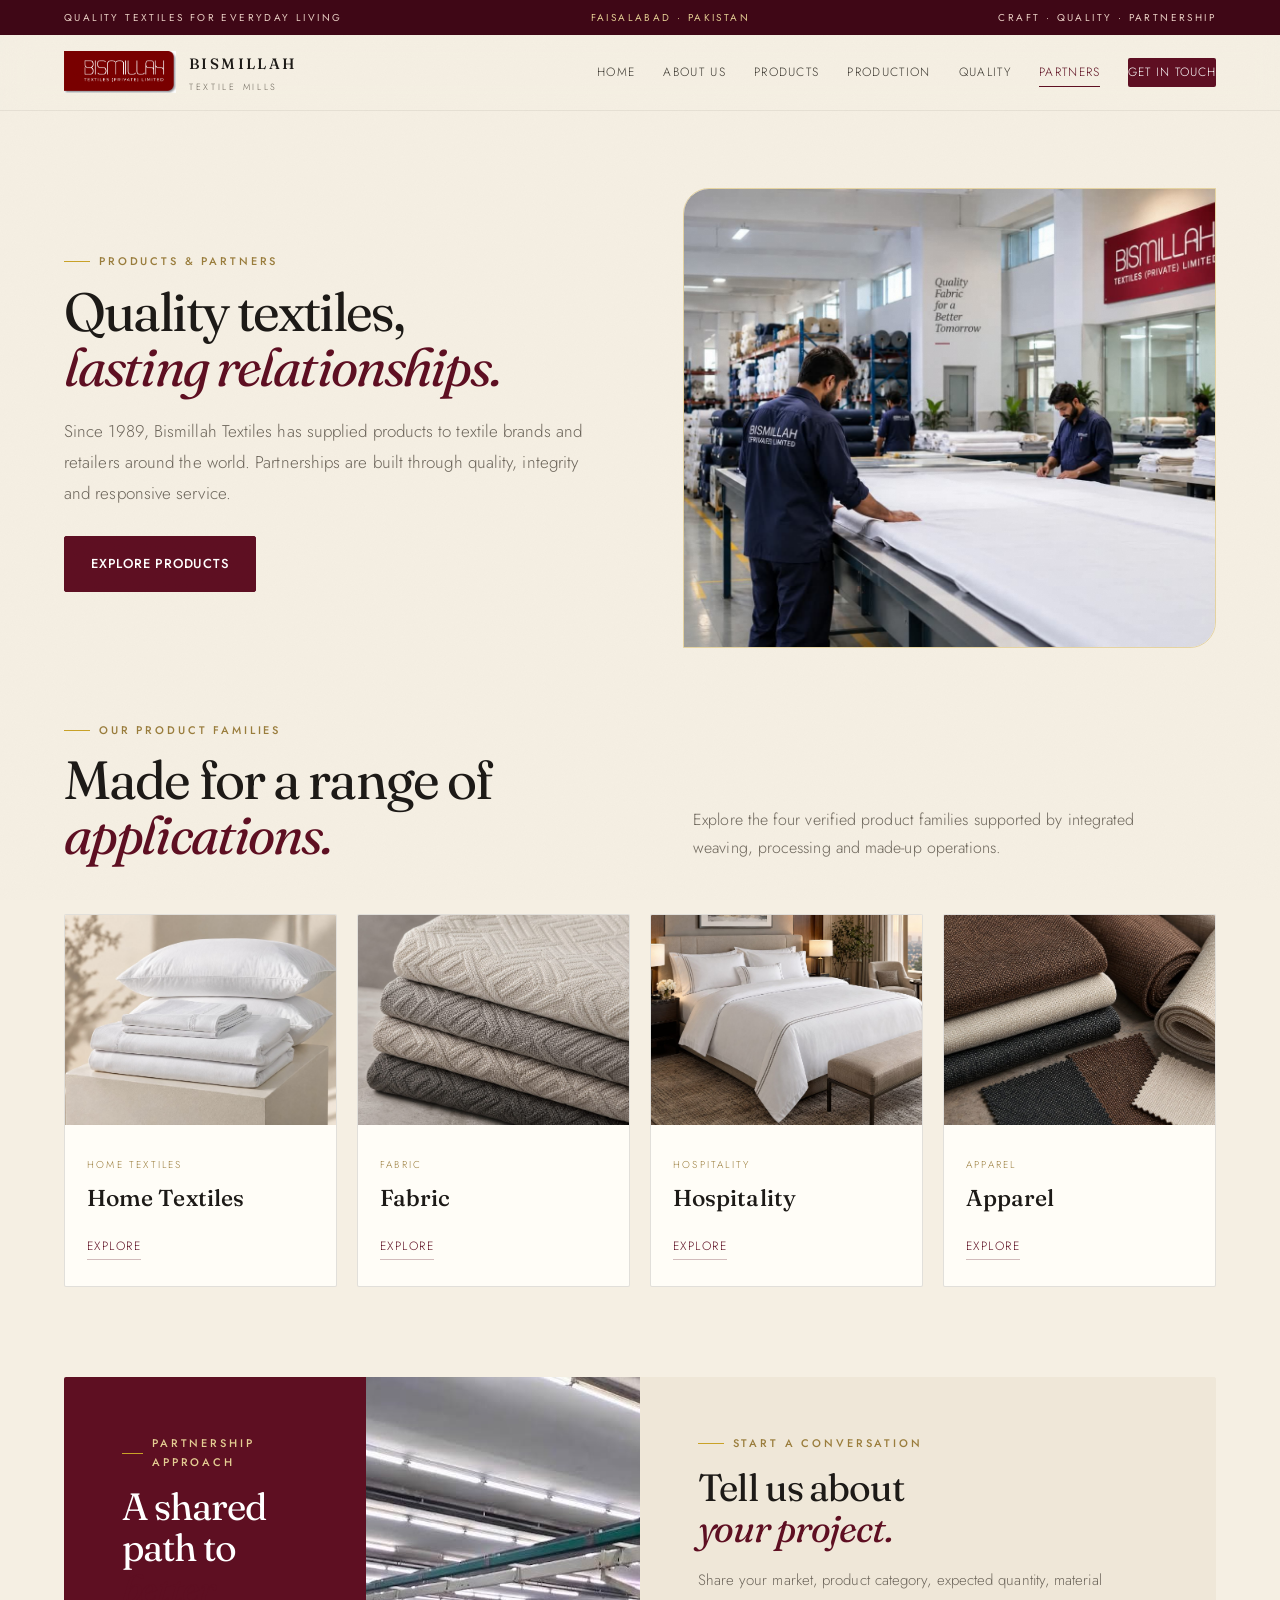
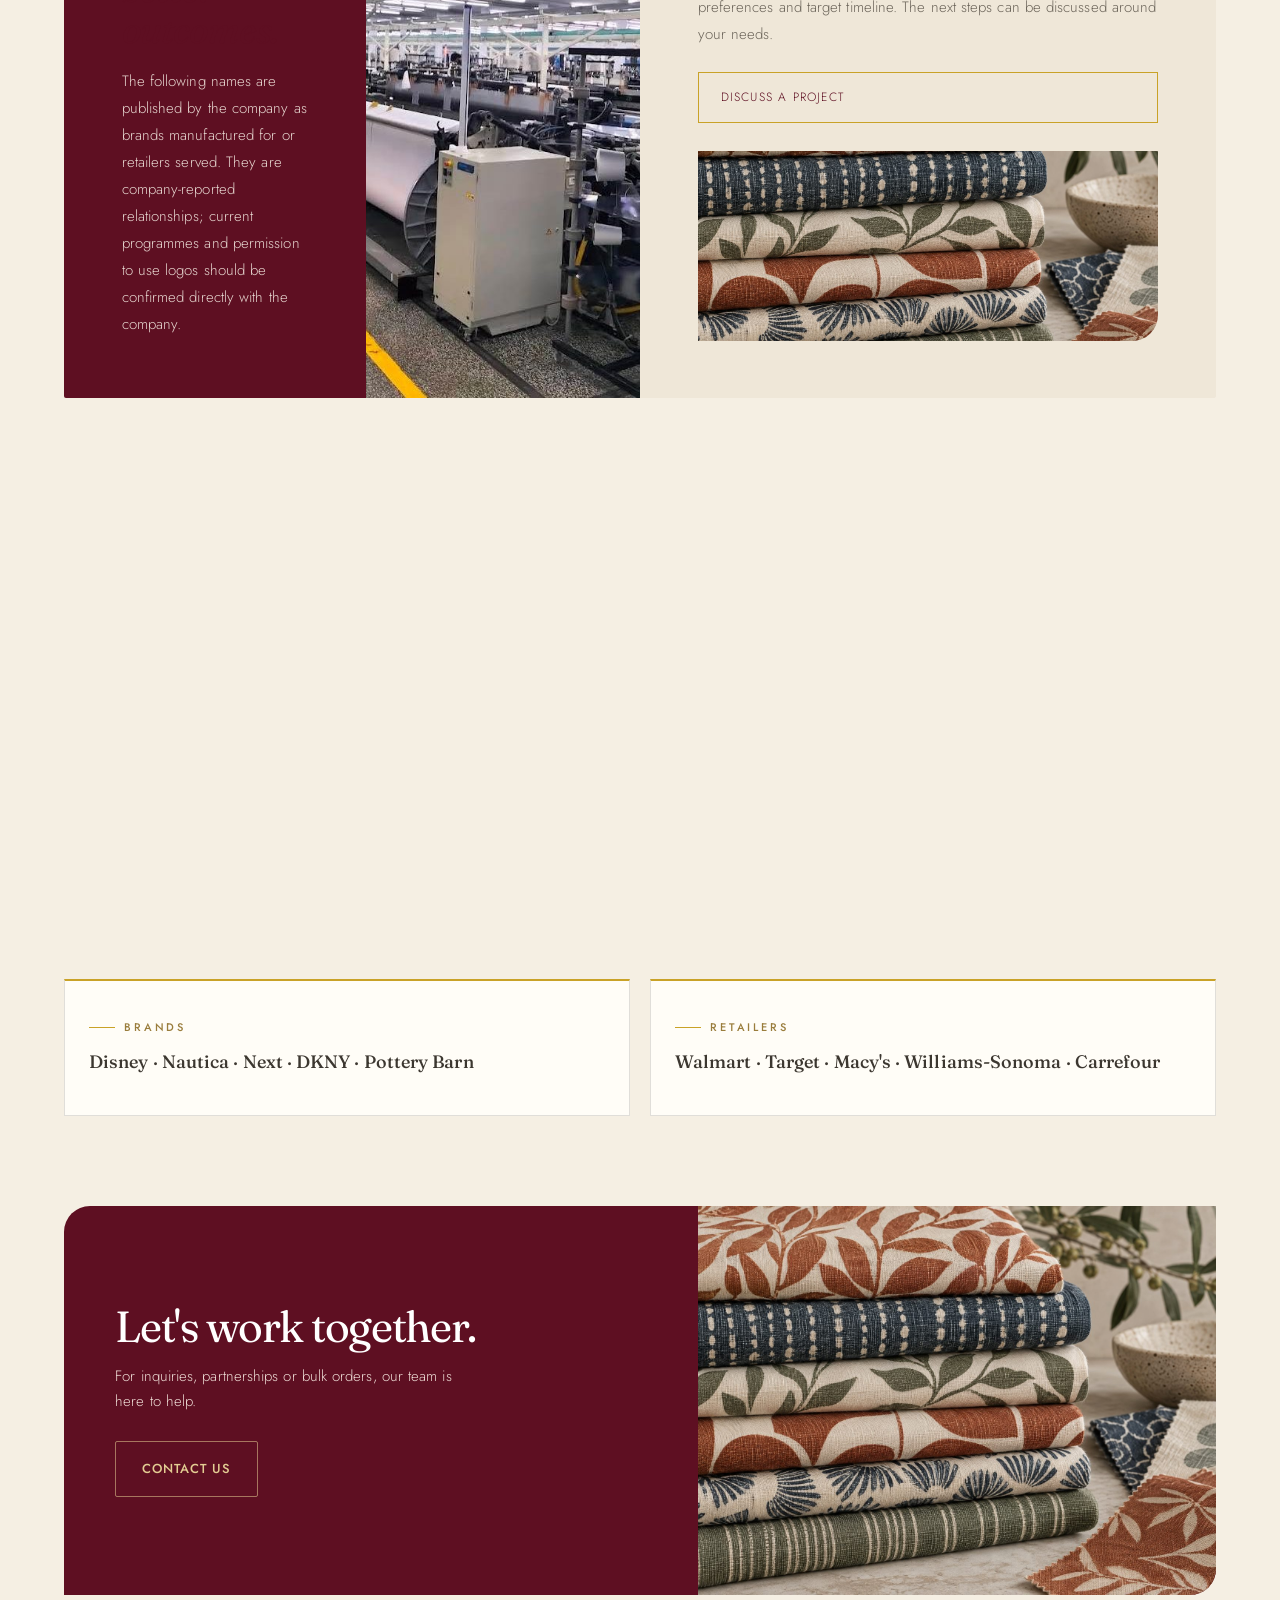
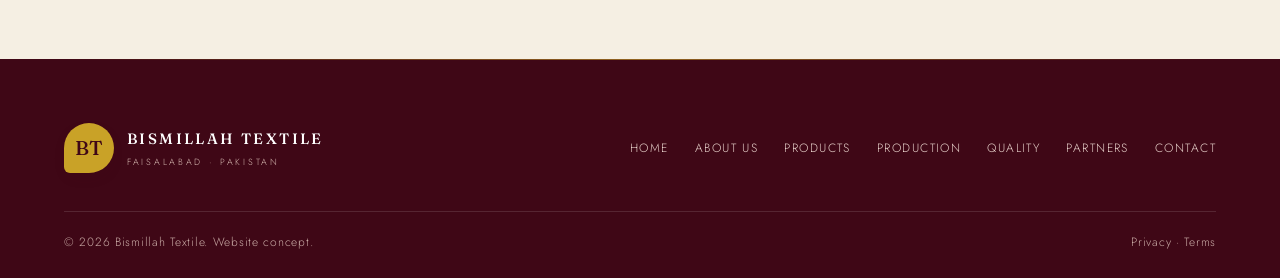
<file: partners.html>
<!doctype html>
<html lang="en">
<head>
  <meta charset="utf-8">
  <meta name="viewport" content="width=device-width,initial-scale=1">
  <meta name="description" content="Bismillah Textile — product families and company-published brands and retailers.">
  <title>Products &amp; Partners | Bismillah Textile</title>
  <link rel="stylesheet" href="styles.css">
  <link rel="icon" href="assets/favicon.svg">
  <script>document.documentElement.classList.add("js");addEventListener("load",function(){setTimeout(function(){if(!document.querySelector(".reveal.in"))document.querySelectorAll(".reveal").forEach(function(e){e.classList.add("in")})},1200)})</script>
</head>
<body>
  <div class="topbar"><span>Quality textiles for everyday living</span><span>Faisalabad · Pakistan</span><span>Craft · Quality · Partnership</span></div>
  <header class="header">
    <a class="brand" href="index.html"><img class="brand-logo" src="assets/brand-logo.png" alt="Bismillah Textiles logo"><span><b>BISMILLAH</b><small>TEXTILE MILLS</small></span></a>
    <button class="menu-toggle" aria-label="Open navigation" aria-expanded="false">☰</button>
    <nav class="nav"><a href="index.html">Home</a><a href="about.html">About Us</a><a href="products.html">Products</a><a href="manufacturing.html">Production</a><a href="quality.html">Quality</a><a class="active" href="partners.html">Partners</a><a href="contact.html" class="nav-cta">Get in touch</a></nav>
  </header>

  <main>
    <section class="page-hero container">
      <div class="reveal">
        <span class="eyebrow">Products &amp; partners</span>
        <h1>Quality textiles,<br><em>lasting relationships.</em></h1>
        <p>Since 1989, Bismillah Textiles has supplied products to textile brands and retailers around the world. Partnerships are built through quality, integrity and responsive service.</p>
        <a class="button" href="products.html">Explore products</a>
      </div>
      <img class="reveal" src="assets/about-team.jpg" alt="Textile production team at work">
    </section>

    <section class="section container" style="padding-top:0">
      <div class="section-heading reveal">
        <div>
          <span class="eyebrow">Our product families</span>
          <h2>Made for a range of<br><em>applications.</em></h2>
        </div>
        <p>Explore the four verified product families supported by integrated weaving, processing and made-up operations.</p>
      </div>
      <div class="cards four">
        <a class="product-card reveal" href="products.html#home"><img src="assets/products/sheet-sets.jpg" alt="Home textiles"><div><span class="card-kicker">Home textiles</span><h3>Home Textiles</h3><span class="card-link">Explore</span></div></a>
        <a class="product-card reveal" href="products.html#fabric"><img src="assets/products/jacquard-fabric.jpg" alt="Fabric"><div><span class="card-kicker">Fabric</span><h3>Fabric</h3><span class="card-link">Explore</span></div></a>
        <a class="product-card reveal" href="products.html#hospitality"><img src="assets/products/hospitality-bed-linen.jpg" alt="Hospitality linen"><div><span class="card-kicker">Hospitality</span><h3>Hospitality</h3><span class="card-link">Explore</span></div></a>
        <a class="product-card reveal" href="products.html#apparel"><img src="assets/products/apparel-fabrics-woven.jpg" alt="Apparel"><div><span class="card-kicker">Apparel</span><h3>Apparel</h3><span class="card-link">Explore</span></div></a>
      </div>
    </section>

    <section class="section container" style="padding-top:0">
      <div class="split reveal">
        <div class="split-panel">
          <div>
            <span class="eyebrow light">Partnership approach</span>
            <h2>A shared path to <em>better outcomes.</em></h2>
            <p>The following names are published by the company as brands manufactured for or retailers served. They are company-reported relationships; current programmes and permission to use logos should be confirmed directly with the company.</p>
          </div>
          <img src="assets/production-floor.jpg" alt="Textile production machinery">
        </div>
        <div class="facility-panel">
          <span class="eyebrow">Start a conversation</span>
          <h2>Tell us about<br><em>your project.</em></h2>
          <p>Share your market, product category, expected quantity, material preferences and target timeline. The next steps can be discussed around your needs.</p>
          <a class="outline-button" href="contact.html">Discuss a project</a>
          <img src="assets/products/printed-fabric.jpg" alt="Textile fabrics prepared for partners">
        </div>
      </div>
    </section>

    <section class="section container" style="padding-top:0">
      <div class="section-heading reveal">
        <div>
          <span class="eyebrow">Company-published partnerships</span>
          <h2>Trusted by<br><em>global names.</em></h2>
        </div>
        <p>Brand and retailer names published by the company. Logos remain the property of their respective owners.</p>
      </div>
      <div class="logo-wall reveal">
        <figure><img src="assets/brands/walmart.png" alt="Walmart logo"></figure>
        <figure><img src="assets/brands/target.png" alt="Target logo"></figure>
        <figure><img src="assets/brands/macys.png" alt="Macy's logo"></figure>
        <figure><img src="assets/brands/carrefour.png" alt="Carrefour logo"></figure>
        <figure><img src="assets/brands/williams-sonoma.png" alt="Williams-Sonoma logo"></figure>
        <figure><img src="assets/brands/disney.png" alt="Disney logo"></figure>
        <figure><img src="assets/brands/nautica.png" alt="Nautica logo"></figure>
        <figure><img src="assets/brands/dkny.png" alt="DKNY logo"></figure>
        <figure><img src="assets/brands/pottery-barn.png" alt="Pottery Barn logo"></figure>
        <figure><img src="assets/brands/next-manufactured.png" alt="Next logo"></figure>
      </div>
      <div class="icon-grid two" style="margin-top:26px">
        <article class="reveal"><span class="eyebrow">Brands</span><h3>Disney · Nautica · Next · DKNY · Pottery Barn</h3></article>
        <article class="reveal"><span class="eyebrow">Retailers</span><h3>Walmart · Target · Macy's · Williams-Sonoma · Carrefour</h3></article>
      </div>
    </section>

    <section class="work-together container reveal">
      <div>
        <h2>Let's work together.</h2>
        <p>For inquiries, partnerships or bulk orders, our team is here to help.</p>
        <a class="button button-light" href="contact.html">Contact us</a>
      </div>
      <img src="assets/products/printed-fabric.jpg" alt="Textile fabrics ready for partnership projects">
    </section>
  </main>

  <footer class="footer">
    <div class="footer-main">
      <a class="brand" href="index.html"><span class="brandmark">BT</span><span><b>BISMILLAH TEXTILE</b><small>FAISALABAD · PAKISTAN</small></span></a>
      <nav class="footer-links"><a href="index.html">Home</a><a href="about.html">About Us</a><a href="products.html">Products</a><a href="manufacturing.html">Production</a><a href="quality.html">Quality</a><a href="partners.html">Partners</a><a href="contact.html">Contact</a></nav>
    </div>
    <div class="footer-bottom"><span>© 2026 Bismillah Textile. Website concept.</span><span>Privacy · Terms</span></div>
  </footer>
  <script src="script.js"></script>
</body>
</html>
</file>
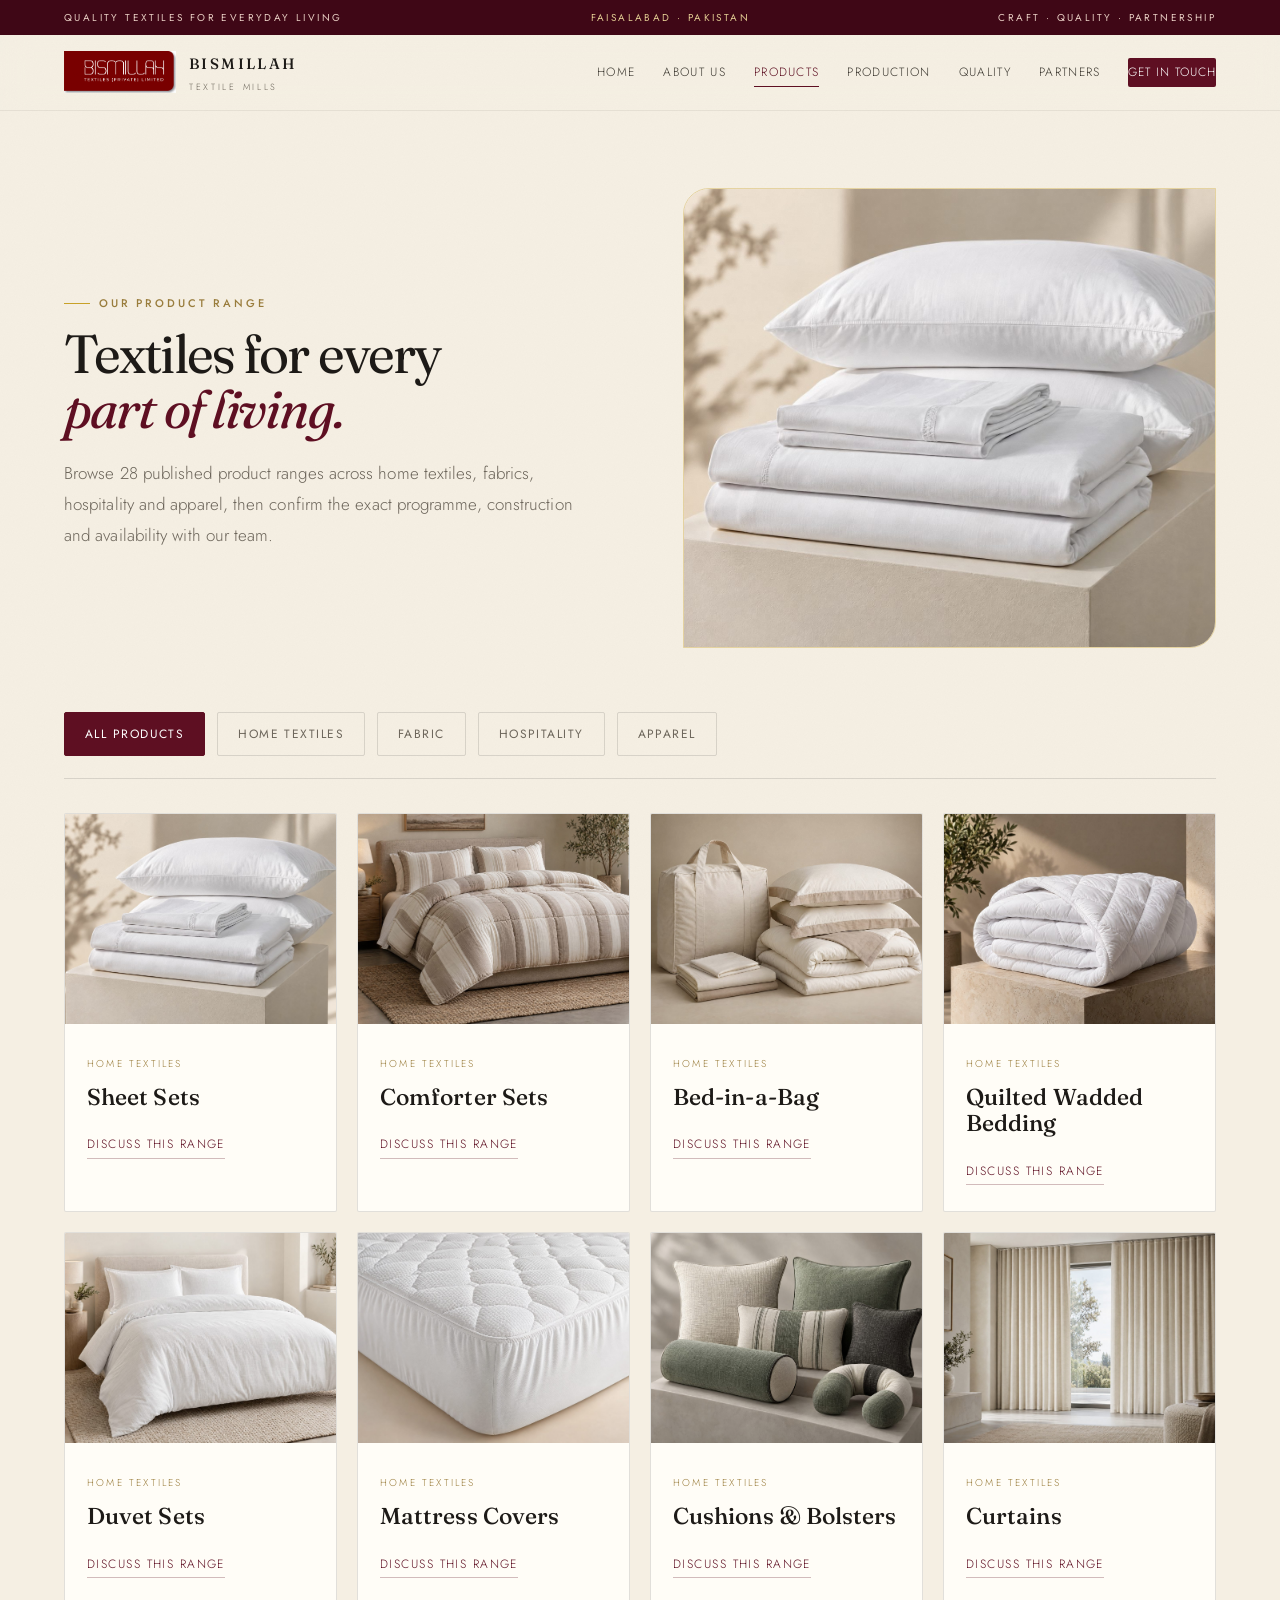
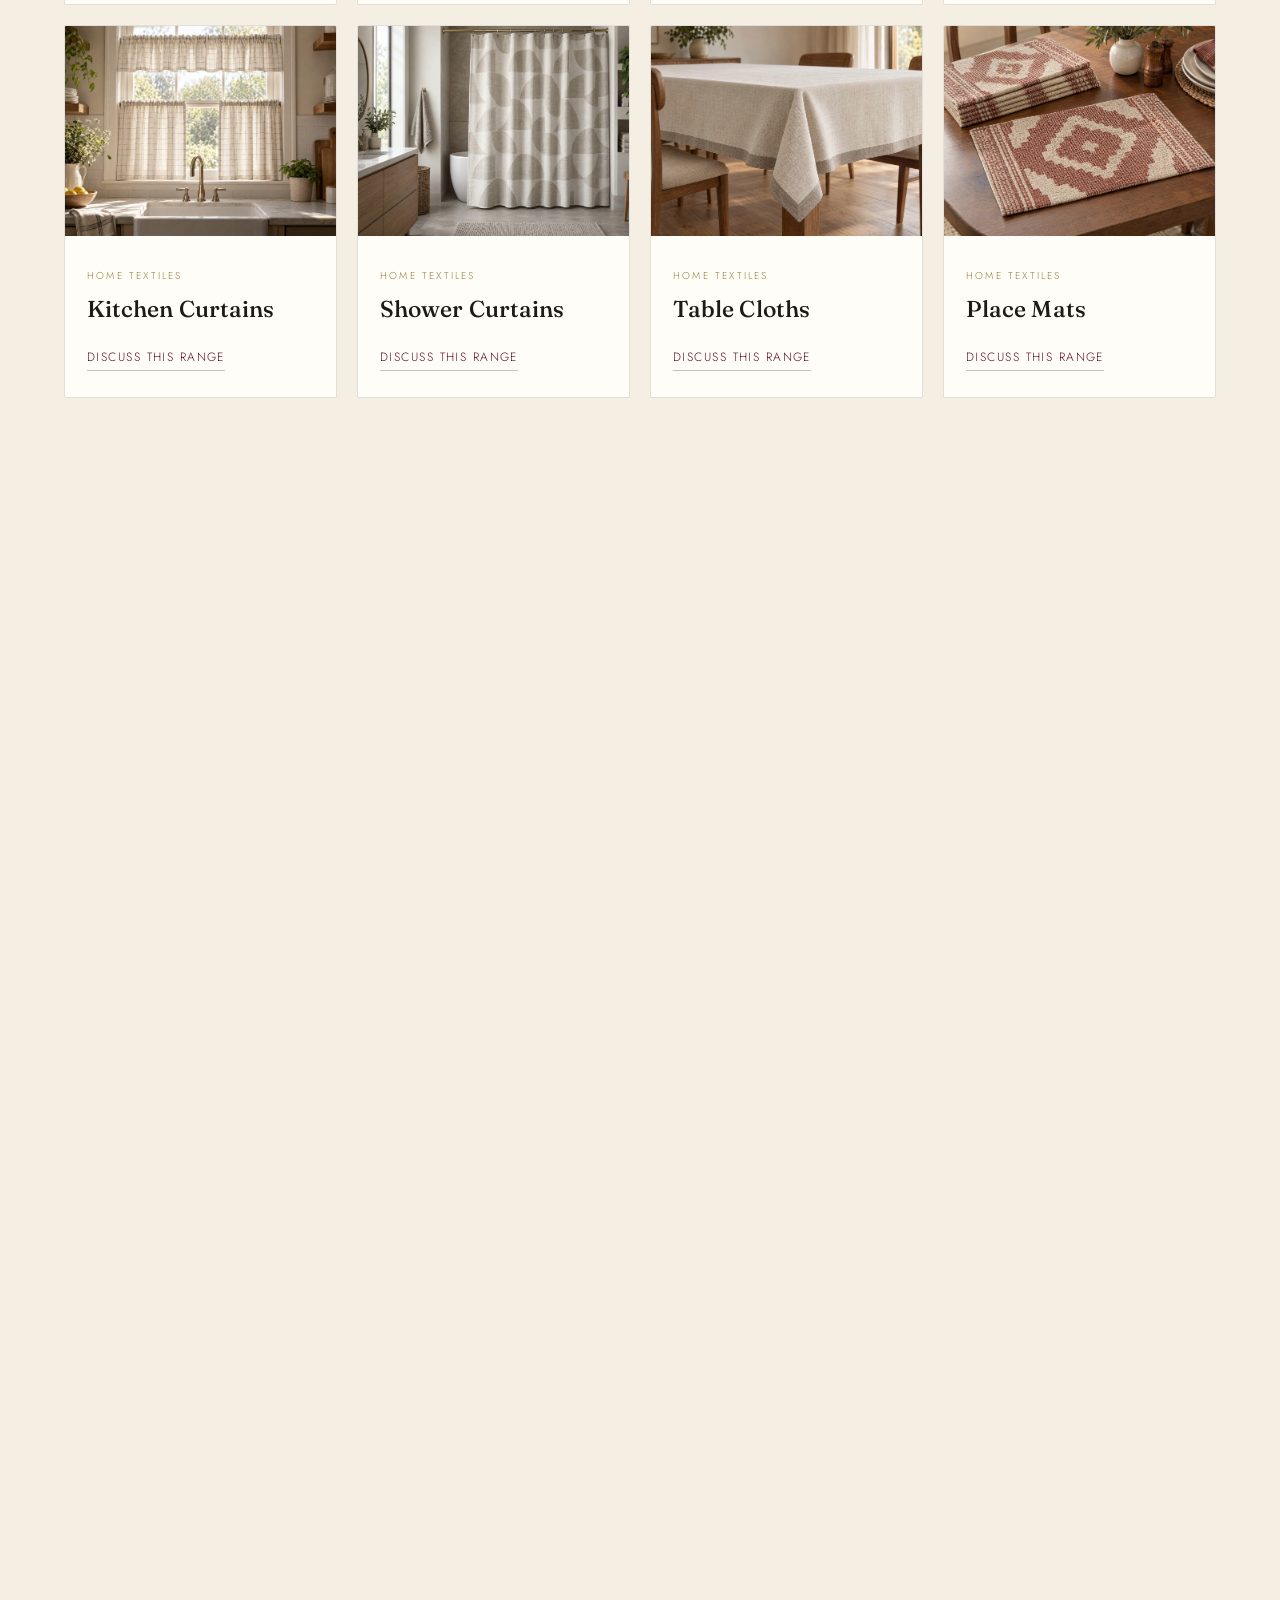
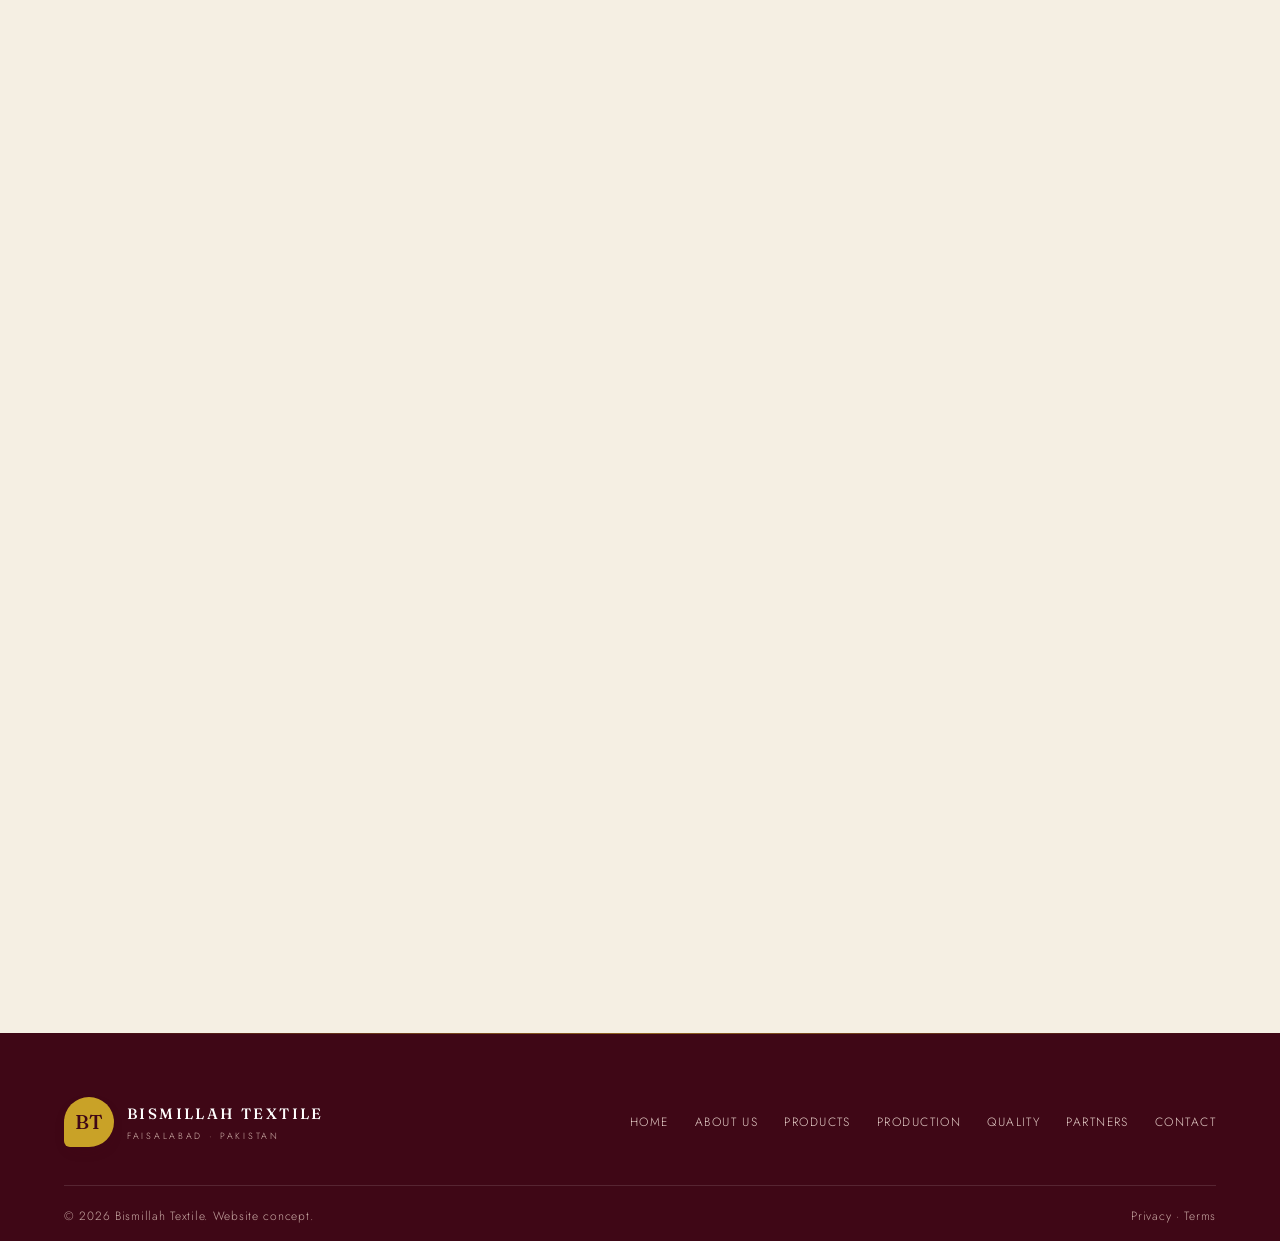
<file: products.html>
<!doctype html>
<html lang="en">
<head>
  <meta charset="utf-8">
  <meta name="viewport" content="width=device-width,initial-scale=1">
  <meta name="description" content="Bismillah Textile — 28 published product ranges across home textiles, fabric, hospitality and apparel.">
  <title>Products | Bismillah Textile</title>
  <link rel="stylesheet" href="styles.css">
  <link rel="icon" href="assets/favicon.svg">
  <script>document.documentElement.classList.add("js");addEventListener("load",function(){setTimeout(function(){if(!document.querySelector(".reveal.in"))document.querySelectorAll(".reveal").forEach(function(e){e.classList.add("in")})},1200)})</script>
</head>
<body>
  <div class="topbar"><span>Quality textiles for everyday living</span><span>Faisalabad · Pakistan</span><span>Craft · Quality · Partnership</span></div>
  <header class="header">
    <a class="brand" href="index.html"><img class="brand-logo" src="assets/brand-logo.png" alt="Bismillah Textiles logo"><span><b>BISMILLAH</b><small>TEXTILE MILLS</small></span></a>
    <button class="menu-toggle" aria-label="Open navigation" aria-expanded="false">☰</button>
    <nav class="nav"><a href="index.html">Home</a><a href="about.html">About Us</a><a class="active" href="products.html">Products</a><a href="manufacturing.html">Production</a><a href="quality.html">Quality</a><a href="partners.html">Partners</a><a href="contact.html" class="nav-cta">Get in touch</a></nav>
  </header>

  <main>
    <section class="page-hero container">
      <div class="reveal">
        <span class="eyebrow">Our product range</span>
        <h1>Textiles for every<br><em>part of living.</em></h1>
        <p>Browse 28 published product ranges across home textiles, fabrics, hospitality and apparel, then confirm the exact programme, construction and availability with our team.</p>
      </div>
      <img class="reveal" src="assets/products/sheet-sets.jpg" alt="Sheet sets in a neutral palette">
    </section>

    <section class="section container" style="padding-top:0">
      <div class="filter-row">
        <button class="active" data-filter="all">All products</button>
        <button data-filter="home">Home textiles</button>
        <button data-filter="fabric">Fabric</button>
        <button data-filter="hospitality">Hospitality</button>
        <button data-filter="apparel">Apparel</button>
      </div>

      <div class="product-grid">
        <a class="product-card reveal" data-category="home"><img src="assets/products/sheet-sets.jpg" alt="Sheet sets"><div><span class="card-kicker">Home textiles</span><h3>Sheet Sets</h3><span class="card-link">Discuss this range</span></div></a>
        <a class="product-card reveal" data-category="home"><img src="assets/products/comforter-sets.jpg" alt="Comforter sets"><div><span class="card-kicker">Home textiles</span><h3>Comforter Sets</h3><span class="card-link">Discuss this range</span></div></a>
        <a class="product-card reveal" data-category="home"><img src="assets/products/bed-in-a-bag.jpg" alt="Bed in a bag"><div><span class="card-kicker">Home textiles</span><h3>Bed-in-a-Bag</h3><span class="card-link">Discuss this range</span></div></a>
        <a class="product-card reveal" data-category="home"><img src="assets/products/quilted-wadded-bedding.jpg" alt="Quilted and wadded bedding"><div><span class="card-kicker">Home textiles</span><h3>Quilted Wadded Bedding</h3><span class="card-link">Discuss this range</span></div></a>
        <a class="product-card reveal" data-category="home"><img src="assets/products/duvet-sets.jpg" alt="Duvet sets"><div><span class="card-kicker">Home textiles</span><h3>Duvet Sets</h3><span class="card-link">Discuss this range</span></div></a>
        <a class="product-card reveal" data-category="home"><img src="assets/products/mattress-covers.jpg" alt="Mattress covers"><div><span class="card-kicker">Home textiles</span><h3>Mattress Covers</h3><span class="card-link">Discuss this range</span></div></a>
        <a class="product-card reveal" data-category="home"><img src="assets/products/cushions-bolsters-neck-rolls.jpg" alt="Cushions, bolsters and neck rolls"><div><span class="card-kicker">Home textiles</span><h3>Cushions &amp; Bolsters</h3><span class="card-link">Discuss this range</span></div></a>
        <a class="product-card reveal" data-category="home"><img src="assets/products/curtains.jpg" alt="Curtains"><div><span class="card-kicker">Home textiles</span><h3>Curtains</h3><span class="card-link">Discuss this range</span></div></a>
        <a class="product-card reveal" data-category="home"><img src="assets/products/kitchen-curtains.jpg" alt="Kitchen curtains"><div><span class="card-kicker">Home textiles</span><h3>Kitchen Curtains</h3><span class="card-link">Discuss this range</span></div></a>
        <a class="product-card reveal" data-category="home"><img src="assets/products/shower-curtains.jpg" alt="Shower curtains"><div><span class="card-kicker">Home textiles</span><h3>Shower Curtains</h3><span class="card-link">Discuss this range</span></div></a>
        <a class="product-card reveal" data-category="home"><img src="assets/products/table-cloths.jpg" alt="Table cloths"><div><span class="card-kicker">Home textiles</span><h3>Table Cloths</h3><span class="card-link">Discuss this range</span></div></a>
        <a class="product-card reveal" data-category="home"><img src="assets/products/place-mats.jpg" alt="Place mats"><div><span class="card-kicker">Home textiles</span><h3>Place Mats</h3><span class="card-link">Discuss this range</span></div></a>
        <a class="product-card reveal" data-category="fabric"><img src="assets/products/jacquard-fabric.jpg" alt="Jacquard fabric"><div><span class="card-kicker">Fabric</span><h3>Jacquard Fabric</h3><span class="card-link">Discuss this range</span></div></a>
        <a class="product-card reveal" data-category="fabric"><img src="assets/products/matelasse.jpg" alt="Matelassé fabric"><div><span class="card-kicker">Fabric</span><h3>Matelassé</h3><span class="card-link">Discuss this range</span></div></a>
        <a class="product-card reveal" data-category="fabric"><img src="assets/products/dobby-fabric.jpg" alt="Dobby fabric"><div><span class="card-kicker">Fabric</span><h3>Dobby Fabric</h3><span class="card-link">Discuss this range</span></div></a>
        <a class="product-card reveal" data-category="fabric"><img src="assets/products/plain-weave.jpg" alt="Plain weave fabric"><div><span class="card-kicker">Fabric</span><h3>Plain Weave</h3><span class="card-link">Discuss this range</span></div></a>
        <a class="product-card reveal" data-category="fabric"><img src="assets/products/yarn-dyed-fabric.jpg" alt="Yarn dyed fabric"><div><span class="card-kicker">Fabric</span><h3>Yarn-Dyed Fabric</h3><span class="card-link">Discuss this range</span></div></a>
        <a class="product-card reveal" data-category="fabric"><img src="assets/products/printed-fabric.jpg" alt="Printed fabric"><div><span class="card-kicker">Fabric</span><h3>Printed Fabric</h3><span class="card-link">Discuss this range</span></div></a>
        <a class="product-card reveal" data-category="fabric"><img src="assets/products/dyed-bleached-fabric.jpg" alt="Dyed and bleached fabric"><div><span class="card-kicker">Fabric</span><h3>Dyed &amp; Bleached</h3><span class="card-link">Discuss this range</span></div></a>
        <a class="product-card reveal" data-category="fabric"><img src="assets/products/upholstery-decorative-fabric.jpg" alt="Upholstery and decorative fabric"><div><span class="card-kicker">Fabric</span><h3>Upholstery &amp; Decorative</h3><span class="card-link">Discuss this range</span></div></a>
        <a class="product-card reveal" data-category="hospitality"><img src="assets/products/hospitality-bed-linen.jpg" alt="Hospitality bed linen"><div><span class="card-kicker">Hospitality</span><h3>Hospitality Bed Linen</h3><span class="card-link">Discuss this range</span></div></a>
        <a class="product-card reveal" data-category="hospitality"><img src="assets/products/hospitality-curtains-drapes.jpg" alt="Hospitality curtains and drapes"><div><span class="card-kicker">Hospitality</span><h3>Curtains &amp; Drapes</h3><span class="card-link">Discuss this range</span></div></a>
        <a class="product-card reveal" data-category="hospitality"><img src="assets/products/quilted-bedding-for-hotels.jpg" alt="Quilted bedding for hotels"><div><span class="card-kicker">Hospitality</span><h3>Quilted Bedding for Hotels</h3><span class="card-link">Discuss this range</span></div></a>
        <a class="product-card reveal" data-category="apparel"><img src="assets/products/apparel-fabrics-woven.jpg" alt="Woven apparel fabrics"><div><span class="card-kicker">Apparel</span><h3>Woven Apparel Fabrics</h3><span class="card-link">Discuss this range</span></div></a>
        <a class="product-card reveal" data-category="apparel"><img src="assets/products/apparel-fabrics-printed.jpg" alt="Printed apparel fabrics"><div><span class="card-kicker">Apparel</span><h3>Printed Apparel Fabrics</h3><span class="card-link">Discuss this range</span></div></a>
        <a class="product-card reveal" data-category="apparel"><img src="assets/products/apparel-fabrics-yarn-dyed.jpg" alt="Yarn dyed apparel fabrics"><div><span class="card-kicker">Apparel</span><h3>Yarn-Dyed Apparel Fabrics</h3><span class="card-link">Discuss this range</span></div></a>
        <a class="product-card reveal" data-category="apparel"><img src="assets/products/cut-and-sew-garments.jpg" alt="Cut and sew garments"><div><span class="card-kicker">Apparel</span><h3>Cut-and-Sew Garments</h3><span class="card-link">Discuss this range</span></div></a>
        <a class="product-card reveal" data-category="apparel"><img src="assets/products/embroidered-decorative-accessories.jpg" alt="Embroidered decorative accessories"><div><span class="card-kicker">Apparel</span><h3>Embroidered Accessories</h3><span class="card-link">Discuss this range</span></div></a>
      </div>
    </section>

    <section class="section container" style="padding-top:0">
      <div class="stats reveal">
        <div><b>28</b><span>Published ranges</span></div>
        <div><b>120–600</b><span>Thread count</span></div>
        <div><b>4</b><span>Product families</span></div>
        <div><b>Global</b><span>Brands &amp; retailers</span></div>
      </div>
    </section>

    <section class="contact-banner container reveal">
      <div>
        <h2>Need a specific textile?</h2>
        <p>Share the intended use, dimensions, fabric preferences and target quantity.</p>
      </div>
      <a class="button button-light" href="contact.html">Send an enquiry</a>
    </section>
  </main>

  <footer class="footer">
    <div class="footer-main">
      <a class="brand" href="index.html"><span class="brandmark">BT</span><span><b>BISMILLAH TEXTILE</b><small>FAISALABAD · PAKISTAN</small></span></a>
      <nav class="footer-links"><a href="index.html">Home</a><a href="about.html">About Us</a><a href="products.html">Products</a><a href="manufacturing.html">Production</a><a href="quality.html">Quality</a><a href="partners.html">Partners</a><a href="contact.html">Contact</a></nav>
    </div>
    <div class="footer-bottom"><span>© 2026 Bismillah Textile. Website concept.</span><span>Privacy · Terms</span></div>
  </footer>
  <script src="script.js"></script>
</body>
</html>
</file>
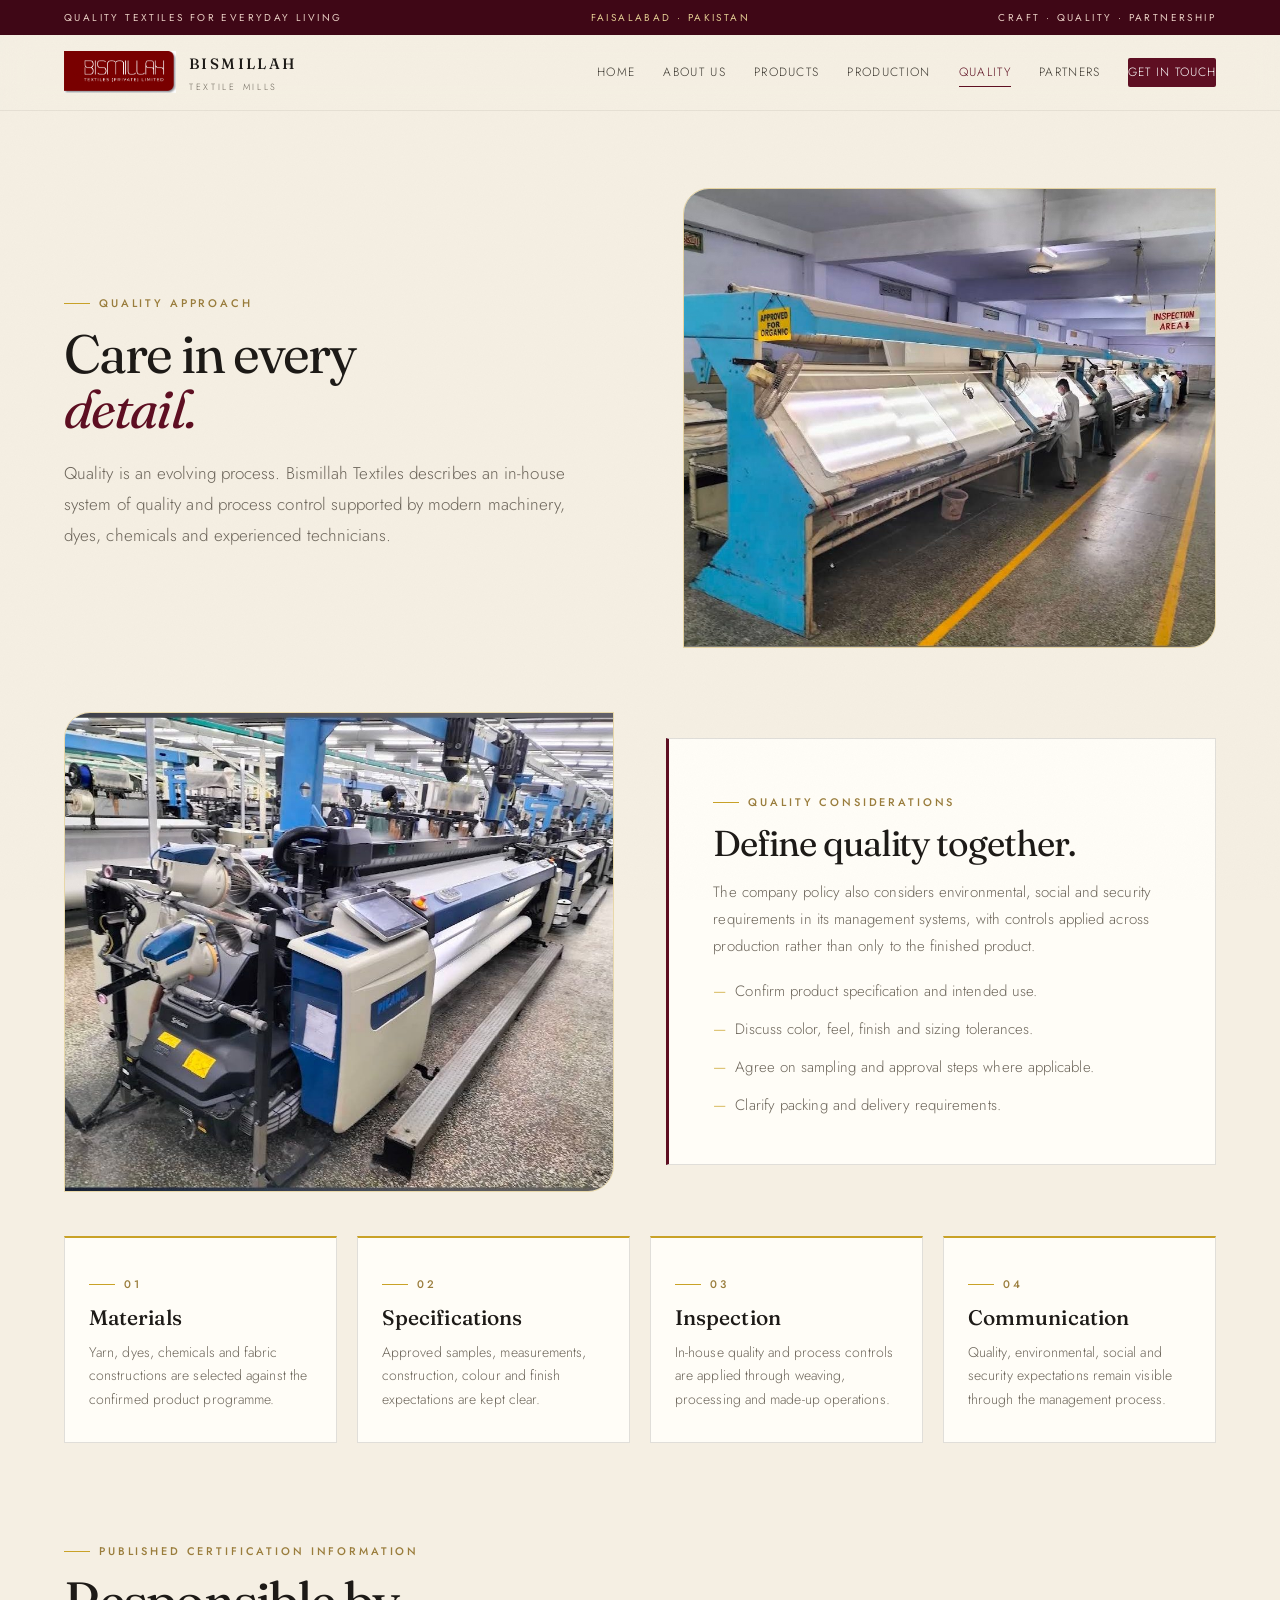
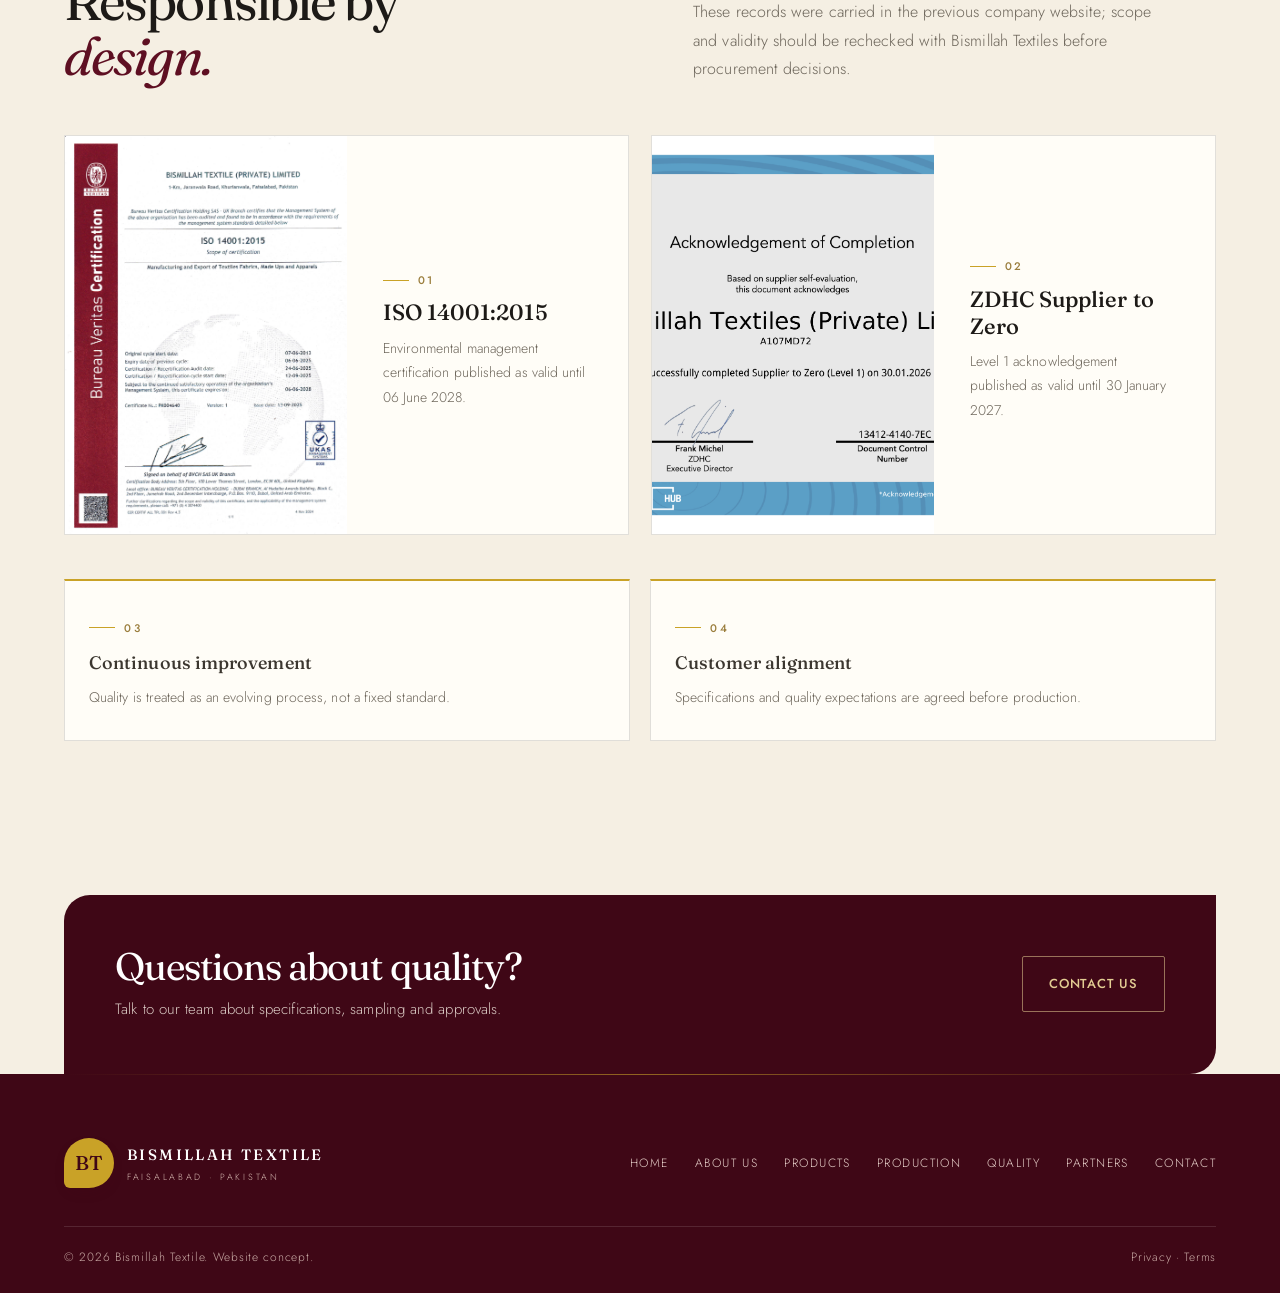
<file: quality.html>
<!doctype html>
<html lang="en">
<head>
  <meta charset="utf-8">
  <meta name="viewport" content="width=device-width,initial-scale=1">
  <meta name="description" content="Bismillah Textile — quality approach, in-house process control and published certification information.">
  <title>Quality | Bismillah Textile</title>
  <link rel="stylesheet" href="styles.css">
  <link rel="icon" href="assets/favicon.svg">
  <script>document.documentElement.classList.add("js");addEventListener("load",function(){setTimeout(function(){if(!document.querySelector(".reveal.in"))document.querySelectorAll(".reveal").forEach(function(e){e.classList.add("in")})},1200)})</script>
</head>
<body>
  <div class="topbar"><span>Quality textiles for everyday living</span><span>Faisalabad · Pakistan</span><span>Craft · Quality · Partnership</span></div>
  <header class="header">
    <a class="brand" href="index.html"><img class="brand-logo" src="assets/brand-logo.png" alt="Bismillah Textiles logo"><span><b>BISMILLAH</b><small>TEXTILE MILLS</small></span></a>
    <button class="menu-toggle" aria-label="Open navigation" aria-expanded="false">☰</button>
    <nav class="nav"><a href="index.html">Home</a><a href="about.html">About Us</a><a href="products.html">Products</a><a href="manufacturing.html">Production</a><a class="active" href="quality.html">Quality</a><a href="partners.html">Partners</a><a href="contact.html" class="nav-cta">Get in touch</a></nav>
  </header>

  <main>
    <section class="page-hero container">
      <div class="reveal">
        <span class="eyebrow">Quality approach</span>
        <h1>Care in every<br><em>detail.</em></h1>
        <p>Quality is an evolving process. Bismillah Textiles describes an in-house system of quality and process control supported by modern machinery, dyes, chemicals and experienced technicians.</p>
      </div>
      <img class="reveal" src="assets/fabric-inspection.jpg" alt="Fabric inspection inside the Bismillah Textiles facility">
    </section>

    <section class="section container" style="padding-top:0">
      <div class="two-col">
        <img class="reveal" src="assets/processing-machinery.jpg" alt="Textile processing machinery used in quality-controlled manufacturing">
        <div class="content-panel reveal">
          <span class="eyebrow">Quality considerations</span>
          <h2>Define quality together.</h2>
          <p>The company policy also considers environmental, social and security requirements in its management systems, with controls applied across production rather than only to the finished product.</p>
          <ul>
            <li>Confirm product specification and intended use.</li>
            <li>Discuss color, feel, finish and sizing tolerances.</li>
            <li>Agree on sampling and approval steps where applicable.</li>
            <li>Clarify packing and delivery requirements.</li>
          </ul>
        </div>
      </div>
      <div class="icon-grid">
        <article class="reveal"><span class="eyebrow">01</span><h3>Materials</h3><p>Yarn, dyes, chemicals and fabric constructions are selected against the confirmed product programme.</p></article>
        <article class="reveal"><span class="eyebrow">02</span><h3>Specifications</h3><p>Approved samples, measurements, construction, colour and finish expectations are kept clear.</p></article>
        <article class="reveal"><span class="eyebrow">03</span><h3>Inspection</h3><p>In-house quality and process controls are applied through weaving, processing and made-up operations.</p></article>
        <article class="reveal"><span class="eyebrow">04</span><h3>Communication</h3><p>Quality, environmental, social and security expectations remain visible through the management process.</p></article>
      </div>
    </section>

    <section class="section container" style="padding-top:0">
      <div class="section-heading reveal">
        <div>
          <span class="eyebrow">Published certification information</span>
          <h2>Responsible by<br><em>design.</em></h2>
        </div>
        <p>These records were carried in the previous company website; scope and validity should be rechecked with Bismillah Textiles before procurement decisions.</p>
      </div>
      <div class="cert-grid">
        <figure class="cert-card reveal">
          <img src="assets/certifications/iso14001.png" alt="ISO 14001:2015 certificate preview">
          <figcaption>
            <span class="eyebrow">01</span>
            <h3>ISO 14001:2015</h3>
            <p>Environmental management certification published as valid until 06 June 2028.</p>
          </figcaption>
        </figure>
        <figure class="cert-card reveal">
          <img src="assets/certifications/zdhc.png" alt="ZDHC Supplier to Zero certificate preview">
          <figcaption>
            <span class="eyebrow">02</span>
            <h3>ZDHC Supplier to Zero</h3>
            <p>Level 1 acknowledgement published as valid until 30 January 2027.</p>
          </figcaption>
        </figure>
      </div>
      <div class="icon-grid two">
        <article class="reveal"><span class="eyebrow">03</span><h3>Continuous improvement</h3><p>Quality is treated as an evolving process, not a fixed standard.</p></article>
        <article class="reveal"><span class="eyebrow">04</span><h3>Customer alignment</h3><p>Specifications and quality expectations are agreed before production.</p></article>
      </div>
    </section>

    <section class="contact-banner container reveal">
      <div>
        <h2>Questions about quality?</h2>
        <p>Talk to our team about specifications, sampling and approvals.</p>
      </div>
      <a class="button button-light" href="contact.html">Contact us</a>
    </section>
  </main>

  <footer class="footer">
    <div class="footer-main">
      <a class="brand" href="index.html"><span class="brandmark">BT</span><span><b>BISMILLAH TEXTILE</b><small>FAISALABAD · PAKISTAN</small></span></a>
      <nav class="footer-links"><a href="index.html">Home</a><a href="about.html">About Us</a><a href="products.html">Products</a><a href="manufacturing.html">Production</a><a href="quality.html">Quality</a><a href="partners.html">Partners</a><a href="contact.html">Contact</a></nav>
    </div>
    <div class="footer-bottom"><span>© 2026 Bismillah Textile. Website concept.</span><span>Privacy · Terms</span></div>
  </footer>
  <script src="script.js"></script>
</body>
</html>
</file>
<file: styles.css>
@import url('https://fonts.googleapis.com/css2?family=Fraunces:ital,opsz,wght@0,9..144,400;0,9..144,500;0,9..144,600;1,9..144,400;1,9..144,500&family=Jost:wght@300;400;500;600&display=swap');

/* ============================================================
   Bismillah Textile — design system
   Editorial-luxury textile aesthetic: deep wine, warm cream,
   antique gold, large characterful serif, quiet geometric sans.
   ============================================================ */

:root{
  --cream:#f5efe3;
  --cream-2:#efe7d8;
  --paper:#fffdf7;
  --ink:#1d1a17;
  --ink-soft:#3c3730;
  --muted:#6d665b;
  --wine:#5e0f22;
  --wine-2:#7d1630;
  --wine-deep:#3f0716;
  --gold:#c9a227;
  --gold-soft:#e3cd93;
  --line:rgba(29,26,23,.13);
  --line-soft:rgba(29,26,23,.07);
  --shadow-sm:0 6px 18px -10px rgba(63,7,22,.35);
  --shadow-md:0 22px 48px -28px rgba(63,7,22,.55);
  --shadow-lg:0 40px 80px -40px rgba(63,7,22,.6);
  --radius:2px;
  --radius-lg:26px;
  --ease:cubic-bezier(.22,.61,.36,1);
  --serif:'Fraunces','Playfair Display',Georgia,serif;
  --sans:'Jost','DM Sans',system-ui,sans-serif;
  --wrap:1180px;
}

*,*::before,*::after{box-sizing:border-box}

html{scroll-behavior:smooth;-webkit-text-size-adjust:100%}

body{
  margin:0;
  background:var(--cream);
  color:var(--ink);
  font-family:var(--sans);
  font-size:16px;
  font-weight:300;
  line-height:1.7;
  letter-spacing:.005em;
  overflow-x:hidden;
  position:relative;
}

/* Fine paper grain over the whole site */
body::after{
  content:"";
  position:fixed;
  inset:0;
  z-index:9999;
  pointer-events:none;
  opacity:.5;
  mix-blend-mode:multiply;
  background-image:url("data:image/svg+xml,%3Csvg xmlns='http://www.w3.org/2000/svg' width='160' height='160'%3E%3Cfilter id='n'%3E%3CfeTurbulence type='fractalNoise' baseFrequency='.9' numOctaves='3' stitchTiles='stitch'/%3E%3CfeColorMatrix type='saturate' values='0'/%3E%3C/filter%3E%3Crect width='160' height='160' filter='url(%23n)' opacity='.055'/%3E%3C/svg%3E");
}

img{display:block;width:100%;object-fit:cover}
a{color:inherit;text-decoration:none}
h1,h2,h3,h4,p,figure,ul{margin:0}
ul{padding:0;list-style:none}
button{font-family:inherit}
::selection{background:var(--wine);color:#fff}

.container{width:min(var(--wrap),90vw);margin-inline:auto}
.eyebrow{
  display:inline-flex;
  align-items:center;
  gap:9px;
  font-family:var(--sans);
  font-size:11px;
  font-weight:500;
  letter-spacing:.26em;
  text-transform:uppercase;
  color:#9a7d3c;
}
.eyebrow::before{
  content:"";
  width:26px;
  height:1px;
  background:var(--gold);
  display:inline-block;
}
.eyebrow.light{color:var(--gold-soft)}

/* ---------- Buttons ---------- */
.button{
  --bg:var(--wine);
  position:relative;
  display:inline-flex;
  align-items:center;
  gap:11px;
  background:var(--bg);
  color:#fff;
  padding:16px 26px;
  font-size:13px;
  font-weight:500;
  letter-spacing:.06em;
  text-transform:uppercase;
  border:1px solid var(--bg);
  border-radius:var(--radius);
  overflow:hidden;
  cursor:pointer;
  transition:color .4s var(--ease),border-color .4s var(--ease);
}
.button::before{
  content:"";
  position:absolute;
  inset:0;
  background:var(--ink);
  transform:translateY(101%);
  transition:transform .45s var(--ease);
  z-index:0;
}
.button>*{position:relative;z-index:1}
.button:hover{color:#fff;border-color:var(--ink)}
.button:hover::before{transform:translateY(0)}
.button-light{--bg:transparent;border-color:rgba(227,205,147,.55);color:var(--gold-soft)}
.button-light:hover{border-color:var(--gold-soft)}
.button-light::before{background:var(--gold-soft)}
.button-light:hover{color:var(--wine-deep)}

.underlink{
  display:inline-flex;
  align-items:center;
  gap:8px;
  font-size:13px;
  letter-spacing:.04em;
  padding-bottom:5px;
  border-bottom:1px solid var(--line);
  transition:border-color .3s,color .3s,gap .3s;
}
.underlink:hover{border-color:var(--wine);color:var(--wine);gap:13px}

/* ---------- Top bar ---------- */
.topbar{
  background:var(--wine-deep);
  color:#e9cfc4;
  display:flex;
  align-items:center;
  justify-content:space-between;
  gap:20px;
  padding:9px 5%;
  font-size:10px;
  font-weight:400;
  letter-spacing:.24em;
  text-transform:uppercase;
}
.topbar span{white-space:nowrap}
.topbar span:nth-child(2){color:var(--gold-soft)}

/* ---------- Header ---------- */
.header{
  position:sticky;
  top:0;
  z-index:60;
  background:rgba(245,239,227,.82);
  backdrop-filter:blur(14px) saturate(1.2);
  border-bottom:1px solid var(--line-soft);
  display:flex;
  align-items:center;
  justify-content:space-between;
  gap:24px;
  padding:16px 5%;
  transition:padding .35s var(--ease),background .35s,box-shadow .35s;
}
.header.scrolled{padding:10px 5%;background:rgba(255,253,247,.94);box-shadow:0 14px 30px -28px rgba(63,7,22,.6)}
.header.scrolled .brand-logo{height:34px}
.brand{display:flex;align-items:center;gap:13px}
.brand-logo{width:auto;height:42px;object-fit:contain;flex-shrink:0}
.brandmark{
  width:50px;height:50px;
  display:grid;place-items:center;
  background:var(--wine);
  color:#f7e7dd;
  font-family:var(--serif);
  font-size:20px;
  font-weight:500;
  border-radius:50% 50% 50% 6px;
  box-shadow:var(--shadow-sm);
  transition:border-radius .5s var(--ease),transform .5s var(--ease);
}
.brand:hover .brandmark{border-radius:6px 50% 50% 50%;transform:rotate(-4deg)}
.brand b{display:block;font-family:var(--serif);font-size:15px;font-weight:500;letter-spacing:.16em}
.brand small{display:block;font-size:9px;letter-spacing:.3em;color:var(--muted);margin-top:2px}

.nav{display:flex;align-items:center;gap:28px;font-size:12px;letter-spacing:.11em;text-transform:uppercase}
.nav a{position:relative;padding:4px 0;color:var(--ink-soft);transition:color .3s}
.nav a::after{
  content:"";position:absolute;left:0;bottom:0;height:1px;width:100%;
  background:var(--wine);transform:scaleX(0);transform-origin:right;
  transition:transform .4s var(--ease);
}
.nav a:hover,.nav a.active{color:var(--wine)}
.nav a:hover::after,.nav a.active::after{transform:scaleX(1);transform-origin:left}
.nav-cta{
  background:var(--wine);color:#fff!important;
  padding:12px 20px;
  border-radius:var(--radius);
  letter-spacing:.08em;
  transition:background .3s,transform .3s;
}
.nav-cta::after{display:none}
.nav-cta:hover{background:var(--ink);transform:translateY(-2px)}

.menu-toggle{
  display:none;
  background:none;border:0;cursor:pointer;
  width:44px;height:44px;
  color:var(--wine);
  font-size:22px;line-height:1;
}

/* ---------- Reveal animation (JS-enhanced only) ---------- */
html.js .reveal{opacity:0;transform:translateY(26px);transition:opacity .9s var(--ease),transform .9s var(--ease)}
html.js .reveal.in{opacity:1;transform:none}
@media(prefers-reduced-motion:reduce){
  html.js .reveal{opacity:1;transform:none;transition:none}
  html{scroll-behavior:auto}
}

/* ---------- Hero ---------- */
.hero{
  position:relative;
  display:grid;
  grid-template-columns:1.02fr .98fr;
  gap:clamp(30px,5vw,72px);
  align-items:center;
  padding:clamp(46px,7vw,88px) 0 clamp(52px,7vw,86px);
}
.hero-copy h1{
  font-family:var(--serif);
  font-weight:400;
  font-size:clamp(46px,6.4vw,88px);
  line-height:.98;
  letter-spacing:-.035em;
  margin:20px 0 24px;
}
.hero-copy h1 em{font-style:italic;color:var(--wine);font-weight:400}
.hero-copy p{max-width:44ch;color:var(--muted);font-size:17px;line-height:1.75}
.button-row{display:flex;align-items:center;gap:24px;margin-top:34px;flex-wrap:wrap}
.hero-note{display:flex;align-items:center;gap:10px;font-size:12px;letter-spacing:.05em;color:var(--muted);margin-top:30px}
.dot{width:7px;height:7px;border-radius:50%;background:#5f8266;box-shadow:0 0 0 4px rgba(95,130,102,.18)}

.hero-visual{position:relative}
.hero-visual img{
  height:clamp(340px,44vw,520px);
  border-radius:var(--radius-lg) 0 var(--radius-lg) 0;
  border:1px solid rgba(201,162,39,.35);
  object-position:center 40%;
}
.hero-visual::before{
  content:"";
  position:absolute;
  inset:22px -22px -22px 22px;
  border:1px solid var(--gold);
  border-radius:0 var(--radius-lg) 0 var(--radius-lg);
  z-index:-1;
}
.hero-badge{
  position:absolute;
  left:-6px;bottom:34px;
  background:var(--wine);
  color:#fff;
  padding:18px 22px;
  border-radius:var(--radius);
  box-shadow:var(--shadow-md);
  max-width:220px;
}
.hero-badge b{display:block;font-family:var(--serif);font-size:34px;font-weight:500;line-height:1}
.hero-badge span{font-size:11px;letter-spacing:.16em;text-transform:uppercase;color:#e9cfc4}

/* ---------- Ticker ---------- */
.ticker{
  border-block:1px solid var(--line);
  background:var(--cream-2);
  overflow:hidden;
  padding:16px 0;
  display:flex;
}
.ticker-track{display:flex;gap:46px;white-space:nowrap;animation:slide 34s linear infinite;padding-right:46px}
.ticker span{
  font-family:var(--serif);
  font-size:15px;
  font-style:italic;
  color:var(--ink-soft);
  display:flex;align-items:center;gap:46px;
}
.ticker span::after{content:"✦";color:var(--gold);font-style:normal;font-size:11px}
@keyframes slide{to{transform:translateX(-50%)}}

/* ---------- Section scaffolding ---------- */
.section{padding:clamp(56px,7vw,104px) 0}
.section-heading{
  display:grid;
  grid-template-columns:1.05fr .95fr;
  gap:clamp(24px,4vw,58px);
  align-items:end;
  margin-bottom:clamp(30px,4vw,52px);
}
.section-heading h2,.range-heading h2,.page-hero h1,.page-title h1{
  font-family:var(--serif);
  font-weight:400;
  font-size:clamp(34px,4.2vw,58px);
  line-height:1.02;
  letter-spacing:-.035em;
  margin:14px 0 0;
}
.section-heading h2 em,.range-heading h2 em,.page-hero h1 em,.page-title h1 em,.split-panel h2 em{font-style:italic;color:var(--wine);font-weight:400}
.section-heading p{color:var(--muted);font-size:16px;line-height:1.8;max-width:52ch}

/* ---------- Cards ---------- */
.cards{display:grid;gap:20px}
.cards.three{grid-template-columns:repeat(3,1fr)}
.cards.four{grid-template-columns:repeat(4,1fr)}

.product-card{
  position:relative;
  display:block;
  background:var(--paper);
  border:1px solid var(--line);
  border-radius:var(--radius);
  overflow:hidden;
  transition:transform .5s var(--ease),box-shadow .5s var(--ease),border-color .5s;
}
.product-card[hidden]{display:none}
.product-card:hover{transform:translateY(-8px);box-shadow:var(--shadow-md);border-color:rgba(201,162,39,.5)}
.product-card img{height:210px;transition:transform 1.1s var(--ease);filter:saturate(.94)}
.product-card:hover img{transform:scale(1.06)}
.product-card>div{padding:24px 22px 26px}
.card-kicker{font-size:10px;letter-spacing:.22em;text-transform:uppercase;color:#9a7d3c}
.product-card h3{font-family:var(--serif);font-weight:500;font-size:23px;line-height:1.15;margin:9px 0 10px}
.product-card p{font-size:14px;color:var(--muted);line-height:1.7}
.card-link{
  display:inline-flex;align-items:center;gap:7px;
  margin-top:14px;font-size:12px;letter-spacing:.12em;text-transform:uppercase;color:var(--wine);
  border-bottom:1px solid rgba(94,15,34,.28);padding-bottom:3px;
  transition:gap .3s var(--ease),border-color .3s;
}
.product-card:hover .card-link,.range-card:hover .card-link{gap:13px;border-color:var(--wine)}

/* ---------- Feature band ---------- */
.feature-band{
  display:grid;
  grid-template-columns:1.05fr .95fr;
  background:var(--wine-deep);
  color:#fff;
  border-radius:var(--radius-lg) 0 var(--radius-lg) 0;
  overflow:hidden;
}
.feature-band .feature-art{position:relative;min-height:400px}
.feature-band .feature-art img{position:absolute;inset:0;height:100%}
.feature-copy{padding:clamp(34px,5vw,72px);align-self:center}
.feature-copy h2{font-family:var(--serif);font-weight:400;font-size:clamp(28px,3.4vw,44px);line-height:1.05;letter-spacing:-.03em;margin:16px 0 18px}
.feature-copy h2 em{font-style:italic;color:var(--gold-soft)}
.feature-copy p{color:#d9c8c2;font-size:15px;line-height:1.8;max-width:46ch;margin-bottom:28px}

/* ---------- Stats / trust ---------- */
.stats{
  display:grid;
  grid-template-columns:repeat(4,1fr);
  border:1px solid var(--line);
  border-radius:var(--radius);
  background:var(--paper);
  overflow:hidden;
}
.stats div{padding:30px 26px;border-right:1px solid var(--line);transition:background .4s}
.stats div:last-child{border-right:0}
.stats div:hover{background:var(--cream-2)}
.stats b{display:block;font-family:var(--serif);font-weight:500;font-size:clamp(30px,3.4vw,46px);line-height:1;color:var(--wine)}
.stats span{display:block;margin-top:10px;font-size:12px;letter-spacing:.14em;text-transform:uppercase;color:var(--muted)}

/* ---------- Split panels ---------- */
.split{display:grid;grid-template-columns:1fr 1fr;border-radius:var(--radius);overflow:hidden}
.split-panel{background:var(--wine);color:#fff;display:grid;grid-template-columns:1.05fr .95fr}
.split-panel>div{padding:clamp(32px,4.5vw,60px)}
.split-panel h2{font-family:var(--serif);font-weight:400;font-size:clamp(26px,3vw,38px);line-height:1.08;letter-spacing:-.03em;margin:14px 0 18px}
.split-panel p{color:#e4d3cd;font-size:15px;line-height:1.8}
.split-panel img{height:100%;min-height:320px}
.facility-panel{background:var(--cream-2);padding:clamp(32px,4.5vw,60px);display:flex;flex-direction:column;justify-content:center}
.facility-panel h2{font-family:var(--serif);font-weight:400;font-size:clamp(26px,3vw,38px);line-height:1.08;letter-spacing:-.03em;margin:14px 0 18px}
.facility-panel h2 em{font-style:italic;color:var(--wine)}
.facility-panel p{color:var(--muted);font-size:15px;line-height:1.8;margin-bottom:24px}
.facility-panel img{height:190px;margin-top:28px;border-radius:0 0 var(--radius-lg) 0}

.outline-button{
  display:inline-flex;align-items:center;gap:10px;
  border:1px solid var(--gold);
  color:var(--wine);
  padding:14px 22px;
  font-size:12px;letter-spacing:.1em;text-transform:uppercase;
  transition:background .35s var(--ease),color .35s;
}
.outline-button:hover{background:var(--gold);color:#fff}

/* ---------- Page hero / title ---------- */
.page-hero{
  display:grid;
  grid-template-columns:1.02fr .98fr;
  gap:clamp(30px,5vw,72px);
  align-items:center;
  padding:clamp(44px,6vw,80px) 0 clamp(40px,5vw,64px);
}
.page-hero p{color:var(--muted);font-size:17px;line-height:1.8;max-width:52ch;margin-top:22px}
.page-hero .button{margin-top:28px}
.page-hero img{
  height:clamp(300px,38vw,460px);
  border-radius:var(--radius-lg) 0 var(--radius-lg) 0;
  border:1px solid rgba(201,162,39,.35);
}
.page-title{padding:clamp(44px,6vw,78px) 0 12px;max-width:900px}
.page-title p{color:var(--muted);font-size:17px;line-height:1.8;margin-top:22px;max-width:60ch}

/* ---------- Process steps ---------- */
.process-grid{display:grid;grid-template-columns:repeat(4,1fr);border-top:1px solid var(--line);margin-top:clamp(30px,4vw,54px)}
.process-card{padding:32px 24px 32px 0;border-right:1px solid var(--line);transition:padding-left .45s var(--ease)}
.process-card:last-child{border-right:0}
.process-card:hover{padding-left:14px}
.process-icon{
  display:grid;place-items:center;
  width:48px;height:48px;
  border:1px solid var(--gold);
  border-radius:50%;
  color:var(--wine);
  font-family:var(--serif);
  font-size:15px;
  transition:background .4s,color .4s;
}
.process-card:hover .process-icon{background:var(--wine);color:#fff;border-color:var(--wine)}
.process-card b{display:block;font-family:var(--serif);font-weight:500;font-size:19px;margin-top:18px}
.process-card small{display:block;color:var(--muted);font-size:13px;margin-top:4px}

/* ---------- Range ---------- */
.range-heading{display:grid;grid-template-columns:1fr 1fr;gap:clamp(24px,4vw,58px);align-items:end;margin-bottom:30px}
.range-heading p{color:var(--muted);font-size:16px;line-height:1.8;max-width:52ch}
.range-tabs{display:flex;align-items:center;gap:24px;flex-wrap:wrap;border-bottom:1px solid var(--line);padding-bottom:16px;margin-bottom:26px}
.range-tabs a{font-size:12px;letter-spacing:.14em;text-transform:uppercase;color:var(--muted);transition:color .3s}
.range-tabs a:hover{color:var(--wine)}
.range-tabs a.active{background:var(--wine);color:#fff;padding:9px 18px}
.range-tabs .range-all{margin-left:auto;color:var(--wine);border-bottom:1px solid rgba(94,15,34,.3);padding-bottom:3px}
.range-grid{display:grid;grid-template-columns:repeat(3,1fr);gap:20px}
.range-card{
  display:block;
  background:var(--paper);
  border:1px solid var(--line);
  overflow:hidden;
  transition:transform .5s var(--ease),box-shadow .5s var(--ease),border-color .5s;
}
.range-card:hover{transform:translateY(-8px);box-shadow:var(--shadow-md);border-color:rgba(201,162,39,.5)}
.range-card img{height:230px;transition:transform 1.1s var(--ease)}
.range-card:hover img{transform:scale(1.06)}
.range-card small{display:block;font-size:10px;letter-spacing:.22em;text-transform:uppercase;color:#9a7d3c;margin:20px 22px 0}
.range-card h3{font-family:var(--serif);font-weight:500;font-size:22px;line-height:1.15;margin:7px 22px 6px}
.range-card p{font-size:14px;color:var(--muted);line-height:1.7;margin:0 22px}
.range-card .card-link{margin:14px 22px 22px}

/* ---------- Icon grid ---------- */
.icon-grid{display:grid;grid-template-columns:repeat(4,1fr);gap:20px;margin-top:clamp(28px,3.5vw,44px)}
.icon-grid article{
  background:var(--paper);
  border:1px solid var(--line);
  border-top:2px solid var(--gold);
  padding:28px 24px 30px;
  transition:transform .45s var(--ease),box-shadow .45s var(--ease);
}
.icon-grid article:hover{transform:translateY(-6px);box-shadow:var(--shadow-sm)}
.icon-grid h3{font-family:var(--serif);font-weight:500;font-size:21px;line-height:1.2;margin:12px 0 10px;overflow-wrap:anywhere}
.icon-grid p{font-size:14px;color:var(--muted);line-height:1.7}
.icon-grid.two{grid-template-columns:1fr 1fr}
.icon-grid.two h3{font-size:18px;line-height:1.5;color:var(--ink-soft)}

/* ---------- Two column ---------- */
.two-col{display:grid;grid-template-columns:1fr 1fr;gap:clamp(24px,4vw,52px);align-items:center}
.two-col img{height:clamp(320px,40vw,480px);border-radius:var(--radius-lg) 0 var(--radius-lg) 0;border:1px solid rgba(201,162,39,.3)}
.content-panel{background:var(--paper);border:1px solid var(--line);border-left:3px solid var(--wine);padding:clamp(28px,3.5vw,46px)}
.content-panel h2{font-family:var(--serif);font-weight:400;font-size:clamp(26px,3vw,36px);line-height:1.1;letter-spacing:-.03em;margin:12px 0 16px}
.content-panel p,.content-panel li{font-size:15px;color:var(--muted);line-height:1.8}
.content-panel ul{margin-top:18px;display:grid;gap:11px}
.content-panel li{position:relative;padding-left:22px}
.content-panel li::before{content:"—";position:absolute;left:0;color:var(--gold)}

/* ---------- Contact ---------- */
.contact-cards{display:grid;grid-template-columns:repeat(4,1fr);gap:20px}
.contact-card{
  background:var(--paper);
  border:1px solid var(--line);
  border-top:2px solid var(--wine);
  padding:30px 26px 32px;
  transition:transform .45s var(--ease),box-shadow .45s var(--ease);
}
.contact-card:hover{transform:translateY(-6px);box-shadow:var(--shadow-sm)}
.contact-card h2{font-family:var(--serif);font-weight:500;font-size:23px;line-height:1.15;margin:12px 0 12px}
.contact-card p,.contact-card a{font-size:14px;color:var(--muted);line-height:1.8}
.contact-card a{display:block;color:var(--wine);word-break:break-word;transition:opacity .3s}
.contact-card a:hover{opacity:.7}

.map-heading{display:grid;grid-template-columns:1fr auto;gap:26px;align-items:end;margin-bottom:24px}
.map-heading h2{font-family:var(--serif);font-weight:400;font-size:clamp(28px,3.4vw,44px);line-height:1.05;letter-spacing:-.03em;margin-top:12px}
.map-heading h2 em{font-style:italic;color:var(--wine)}
.map-embed{display:block;width:100%;height:400px;border:1px solid var(--line);filter:saturate(.85) contrast(1.02)}
.map-caption{
  display:flex;justify-content:space-between;gap:16px;
  background:var(--wine);color:#f6e4dd;
  padding:16px 22px;font-size:12px;letter-spacing:.12em;text-transform:uppercase;
}
.map-caption a{color:var(--gold-soft);transition:opacity .3s}
.map-caption a:hover{opacity:.75}

.contact-layout{display:grid;grid-template-columns:.85fr 1.15fr;gap:clamp(24px,4vw,52px);align-items:start}
.contact-form{background:var(--paper);border:1px solid var(--line);padding:clamp(28px,3.5vw,46px)}
.contact-form label{display:block;font-size:12px;letter-spacing:.12em;text-transform:uppercase;color:var(--muted);margin-bottom:20px}
.contact-form input,.contact-form textarea,.contact-form select{
  display:block;width:100%;
  margin-top:9px;
  padding:14px 15px;
  border:1px solid var(--line);
  background:var(--cream);
  font-family:var(--sans);
  font-size:15px;font-weight:300;
  color:var(--ink);
  border-radius:var(--radius);
  transition:border-color .3s,background .3s;
}
.contact-form input:focus,.contact-form textarea:focus,.contact-form select:focus{
  outline:none;border-color:var(--wine);background:#fff;
}
.contact-form textarea{min-height:150px;resize:vertical}
.contact-form .button{margin-top:6px;width:100%;justify-content:center}
.notice{font-size:13px;color:var(--muted);margin-top:18px;line-height:1.7}

/* ---------- Filter ---------- */
.filter-row{display:flex;gap:12px;flex-wrap:wrap;margin-bottom:34px;border-bottom:1px solid var(--line);padding-bottom:22px}
.filter-row button{
  border:1px solid var(--line);
  background:transparent;
  padding:12px 20px;
  font-size:12px;letter-spacing:.12em;text-transform:uppercase;
  color:var(--muted);
  cursor:pointer;
  border-radius:var(--radius);
  transition:background .3s,color .3s,border-color .3s,transform .3s;
}
.filter-row button:hover{border-color:var(--wine);color:var(--wine);transform:translateY(-2px)}
.filter-row button.active{background:var(--wine);border-color:var(--wine);color:#fff}
.product-grid{display:grid;grid-template-columns:repeat(4,1fr);gap:20px}

/* ---------- Contact banner ---------- */
.contact-banner{
  display:flex;align-items:center;justify-content:space-between;gap:30px;flex-wrap:wrap;
  background:var(--wine-deep);
  color:#fff;
  border-radius:var(--radius-lg) 0 var(--radius-lg) 0;
  padding:clamp(32px,4vw,52px);
  margin-top:clamp(40px,5vw,72px);
}
.contact-banner h2{font-family:var(--serif);font-weight:400;font-size:clamp(26px,3vw,40px);line-height:1.08;letter-spacing:-.03em}
.contact-banner p{color:#d9c8c2;font-size:15px;margin-top:10px;max-width:46ch}

/* ---------- Gallery ---------- */
.gallery-grid{
  display:grid;
  grid-template-columns:repeat(3,1fr);
  gap:18px;
}
.gallery-grid figure{
  margin:0;
  position:relative;
  overflow:hidden;
  border:1px solid var(--line);
  background:var(--paper);
}
.gallery-grid img{
  height:clamp(200px,22vw,280px);
  transition:transform .7s var(--ease);
}
.gallery-grid figure:hover img{transform:scale(1.06)}
.gallery-grid figcaption{
  padding:14px 18px;
  font-size:11px;
  letter-spacing:.14em;
  text-transform:uppercase;
  color:var(--muted);
  border-top:1px solid var(--line);
}
.gallery-grid figure:nth-child(1){grid-column:span 2}
.gallery-grid figure:nth-child(1) img{height:clamp(240px,26vw,340px)}

/* ---------- Partner logo wall ---------- */
.logo-wall{
  display:grid;
  grid-template-columns:repeat(5,1fr);
  border:1px solid var(--line);
  background:var(--paper);
}
.logo-wall figure{
  margin:0;
  display:grid;
  place-items:center;
  min-height:130px;
  padding:26px 22px;
  border-right:1px solid var(--line);
  border-bottom:1px solid var(--line);
  transition:background .35s;
}
.logo-wall figure:hover{background:var(--cream-2)}
.logo-wall img{
  width:auto;
  max-width:100%;
  max-height:52px;
  object-fit:contain;
  filter:grayscale(1) opacity(.72);
  transition:filter .4s var(--ease),transform .4s var(--ease);
}
.logo-wall figure:hover img{filter:grayscale(0) opacity(1);transform:scale(1.06)}
.logo-wall figure:nth-child(5n){border-right:0}
.logo-wall figure:nth-last-child(-n+5){border-bottom:0}

/* ---------- Certifications ---------- */
.cert-grid{display:grid;grid-template-columns:1fr 1fr;gap:22px}
.cert-card{
  margin:0;
  background:var(--paper);
  border:1px solid var(--line);
  overflow:hidden;
  display:grid;
  grid-template-columns:1fr 1fr;
  transition:transform .45s var(--ease),box-shadow .45s var(--ease);
}
.cert-card:hover{transform:translateY(-6px);box-shadow:var(--shadow-sm)}
.cert-card img{height:100%;min-height:230px;object-position:center;background:var(--cream-2)}
.cert-card figcaption{padding:clamp(24px,3vw,36px);align-self:center}
.cert-card h3{font-family:var(--serif);font-weight:500;font-size:22px;line-height:1.2;margin:10px 0 10px}
.cert-card p{font-size:14px;color:var(--muted);line-height:1.75}

/* ---------- About: leadership ---------- */
.leader{
  display:grid;
  grid-template-columns:.78fr 1.22fr;
  gap:clamp(28px,4.5vw,64px);
  align-items:center;
  padding-top:clamp(40px,5vw,70px);
}
.leader-photo{position:relative;margin:0}
.leader-photo img{
  height:clamp(340px,40vw,470px);
  border-radius:var(--radius-lg) 0 var(--radius-lg) 0;
  border:1px solid rgba(201,162,39,.4);
  object-position:center 22%;
}
.leader-photo figcaption{
  margin-top:22px;
  padding-left:20px;
  border-left:2px solid var(--gold);
}
.leader-photo figcaption b{
  display:block;
  font-family:var(--serif);
  font-weight:500;
  font-size:19px;
  line-height:1.25;
}
.leader-photo figcaption span{
  display:block;
  margin-top:5px;
  font-size:11px;
  letter-spacing:.16em;
  text-transform:uppercase;
  color:#9a7d3c;
}
.leader-copy h2{font-family:var(--serif);font-weight:400;font-size:clamp(30px,3.6vw,48px);line-height:1.04;letter-spacing:-.035em;margin:16px 0 22px}
.leader-copy h2 em{font-style:italic;color:var(--wine)}
.leader-copy p{color:var(--muted);font-size:16px;line-height:1.85}
.leader-copy p+p{margin-top:18px}

.ceo-quote{
  position:relative;
  margin:clamp(40px,5vw,72px) 0 0;
  padding:clamp(36px,4.5vw,64px);
  background:var(--wine-deep);
  color:#fff;
  border-radius:var(--radius-lg) 0 var(--radius-lg) 0;
  overflow:hidden;
}
.ceo-quote::before{
  content:"”";
  position:absolute;
  top:-24px;right:28px;
  font-family:var(--serif);
  font-size:190px;
  line-height:1;
  color:rgba(201,162,39,.22);
}
.ceo-quote p{
  position:relative;
  font-family:var(--serif);
  font-style:italic;
  font-weight:400;
  font-size:clamp(24px,3.1vw,40px);
  line-height:1.2;
  letter-spacing:-.02em;
  margin:16px 0 22px;
  color:#fff;
}
.ceo-quote cite{
  display:block;
  font-style:normal;
  font-size:15px;
  line-height:1.8;
  color:#d9c8c2;
  max-width:64ch;
  border-top:1px solid rgba(255,255,255,.15);
  padding-top:20px;
}

.belief-list{display:grid;gap:20px;margin-top:30px}
.belief-list>div{border-top:1px solid var(--line);padding-top:16px}
.belief-list b{display:block;font-size:11px;letter-spacing:.2em;text-transform:uppercase;color:var(--wine);margin-bottom:7px}
.belief-list span{font-size:15px;color:var(--muted);line-height:1.8}

.team-grid{display:grid;grid-template-columns:repeat(4,1fr);gap:20px}
.team-grid article{
  background:var(--paper);
  border:1px solid var(--line);
  border-top:2px solid var(--wine);
  padding:28px 24px 30px;
  transition:transform .45s var(--ease),box-shadow .45s var(--ease);
}
.team-grid article:hover{transform:translateY(-6px);box-shadow:var(--shadow-sm)}
.team-grid h3{font-family:var(--serif);font-weight:500;font-size:20px;line-height:1.2}
.team-grid span{display:block;font-size:12px;letter-spacing:.1em;text-transform:uppercase;color:var(--muted);margin-top:9px}
.team-grid a{display:inline-block;margin-top:12px;font-size:14px;color:var(--wine);word-break:break-word;transition:opacity .3s}
.team-grid a:hover{opacity:.7}

/* ---------- Partners ---------- */
.partner-names{
  display:grid;grid-template-columns:repeat(6,1fr);
  border:1px solid var(--line);
  background:var(--paper);
  margin-top:28px;
}
.partner-names span{
  display:grid;place-items:center;
  min-height:100px;
  border-right:1px solid var(--line);
  border-bottom:1px solid var(--line);
  font-family:var(--serif);font-weight:500;font-size:21px;color:var(--ink-soft);
  transition:background .35s,color .35s;
}
.partner-names span:hover{background:var(--wine);color:#fff}
.partner-names span:nth-child(6n){border-right:0}
.partner-names span:nth-last-child(-n+6){border-bottom:0}

.work-together{
  display:grid;grid-template-columns:1.1fr .9fr;
  align-items:center;
  background:var(--wine);
  color:#fff;
  border-radius:var(--radius-lg) 0 var(--radius-lg) 0;
  overflow:hidden;
  margin-bottom:clamp(40px,5vw,72px);
}
.work-together>div{padding:clamp(32px,4vw,58px)}
.work-together h2{font-family:var(--serif);font-weight:400;font-size:clamp(28px,3.4vw,44px);line-height:1.05;letter-spacing:-.03em}
.work-together p{font-size:15px;color:#ecd9d3;margin:14px 0 26px;max-width:40ch}
.work-together img{height:100%;min-height:300px}

/* ---------- Footer ---------- */
.footer{background:var(--wine-deep);color:#f0dcd6;padding:clamp(44px,5vw,72px) 5% 26px;position:relative}
.footer::before{
  content:"";position:absolute;top:0;left:5%;right:5%;height:1px;
  background:linear-gradient(90deg,transparent,rgba(201,162,39,.6),transparent);
}
.footer-main{display:flex;justify-content:space-between;gap:40px;align-items:center;flex-wrap:wrap}
.footer .brandmark{background:var(--gold);color:var(--wine-deep)}
.footer .brand b{color:#fff}
.footer .brand small{color:#d6b8b1}
.footer-links{display:flex;gap:26px;flex-wrap:wrap;font-size:12px;letter-spacing:.12em;text-transform:uppercase}
.footer-links a{color:#e6cfc9;transition:color .3s}
.footer-links a:hover{color:var(--gold-soft)}
.footer-bottom{
  border-top:1px solid rgba(255,255,255,.12);
  margin-top:38px;padding-top:20px;
  display:flex;justify-content:space-between;gap:16px;flex-wrap:wrap;
  font-size:12px;letter-spacing:.06em;color:#c8a9a4;
}

/* ---------- Responsive ---------- */
@media(max-width:1000px){
  .cards.four,.product-grid,.icon-grid,.contact-cards,.team-grid{grid-template-columns:repeat(2,1fr)}
  .icon-grid.two{grid-template-columns:1fr}
  .stats{grid-template-columns:repeat(2,1fr)}
  .stats div:nth-child(2){border-right:0}
  .stats div:nth-child(1),.stats div:nth-child(2){border-bottom:1px solid var(--line)}
  .process-grid{grid-template-columns:repeat(2,1fr)}
  .process-card:nth-child(2){border-right:0}
  .process-card:nth-child(1),.process-card:nth-child(2){border-bottom:1px solid var(--line)}
}

@media(max-width:820px){
  .topbar span:nth-child(2){display:none}
  .menu-toggle{display:grid;place-items:center}
  .nav{
    position:absolute;top:100%;left:0;right:0;
    display:none;flex-direction:column;align-items:stretch;gap:4px;
    background:var(--paper);
    padding:18px 5% 24px;
    border-bottom:1px solid var(--line);
    box-shadow:var(--shadow-md);
  }
  .nav.open{display:flex}
  .nav a{padding:13px 0;border-bottom:1px solid var(--line-soft)}
  .nav a::after{display:none}
  .nav-cta{margin-top:12px;text-align:center;justify-content:center}
  .hero,.page-hero,.two-col,.contact-layout,.feature-band,.split-panel,.section-heading,.range-heading,.work-together,.leader{grid-template-columns:1fr}
  .hero-visual::before{display:none}
  .hero-badge{left:16px;bottom:16px}
  .split{grid-template-columns:1fr}
  .map-heading{grid-template-columns:1fr}
  .map-caption{flex-direction:column}
  .partner-names{grid-template-columns:repeat(3,1fr)}
  .partner-names span:nth-child(3n){border-right:0}
  .partner-names span:nth-child(6n){border-right:0}
  .partner-names span:nth-last-child(-n+6){border-bottom:1px solid var(--line)}
  .partner-names span:nth-last-child(-n+3){border-bottom:0}
  .cert-grid{grid-template-columns:1fr}
  .cert-card{grid-template-columns:1fr}
  .gallery-grid{grid-template-columns:repeat(2,1fr)}
  .gallery-grid figure:nth-child(1){grid-column:span 2}
  .logo-wall{grid-template-columns:repeat(3,1fr)}
  .logo-wall figure:nth-child(5n){border-right:1px solid var(--line)}
  .logo-wall figure:nth-child(3n){border-right:0}
  .logo-wall figure:nth-last-child(-n+5){border-bottom:1px solid var(--line)}
  .logo-wall figure:nth-last-child(-n+3){border-bottom:0}
  .contact-banner{padding:32px}
  .range-grid{grid-template-columns:1fr}
  .footer-main,.footer-bottom{flex-direction:column;align-items:flex-start}
}

@media(max-width:520px){
  body{font-size:15px}
  .cards.three,.cards.four,.product-grid,.icon-grid,.contact-cards,.team-grid{grid-template-columns:1fr}
  .stats{grid-template-columns:1fr}
  .stats div{border-right:0!important;border-bottom:1px solid var(--line)}
  .stats div:last-child{border-bottom:0}
  .process-grid{grid-template-columns:1fr}
  .process-card{border-right:0;border-bottom:1px solid var(--line)}
  .product-card img,.range-card img{height:240px}
  .partner-names{grid-template-columns:repeat(2,1fr)}
  .partner-names span:nth-child(2n){border-right:0}
  .partner-names span:nth-child(3n){border-right:1px solid var(--line)}
  .logo-wall{grid-template-columns:repeat(2,1fr)}
  .gallery-grid{grid-template-columns:1fr}
  .gallery-grid figure:nth-child(1){grid-column:span 1}
  .logo-wall figure:nth-child(3n){border-right:1px solid var(--line)}
  .logo-wall figure:nth-child(2n){border-right:0}
  .logo-wall figure:nth-last-child(-n+3){border-bottom:1px solid var(--line)}
  .logo-wall figure:nth-last-child(-n+2){border-bottom:0}
  .topbar{justify-content:center}
  .topbar span:nth-child(3){display:none}
  .map-embed{height:280px}
  .contact-banner{flex-direction:column;align-items:flex-start}
  .button{width:100%;justify-content:center}
  .contact-form .button{width:100%}
}
</file>
